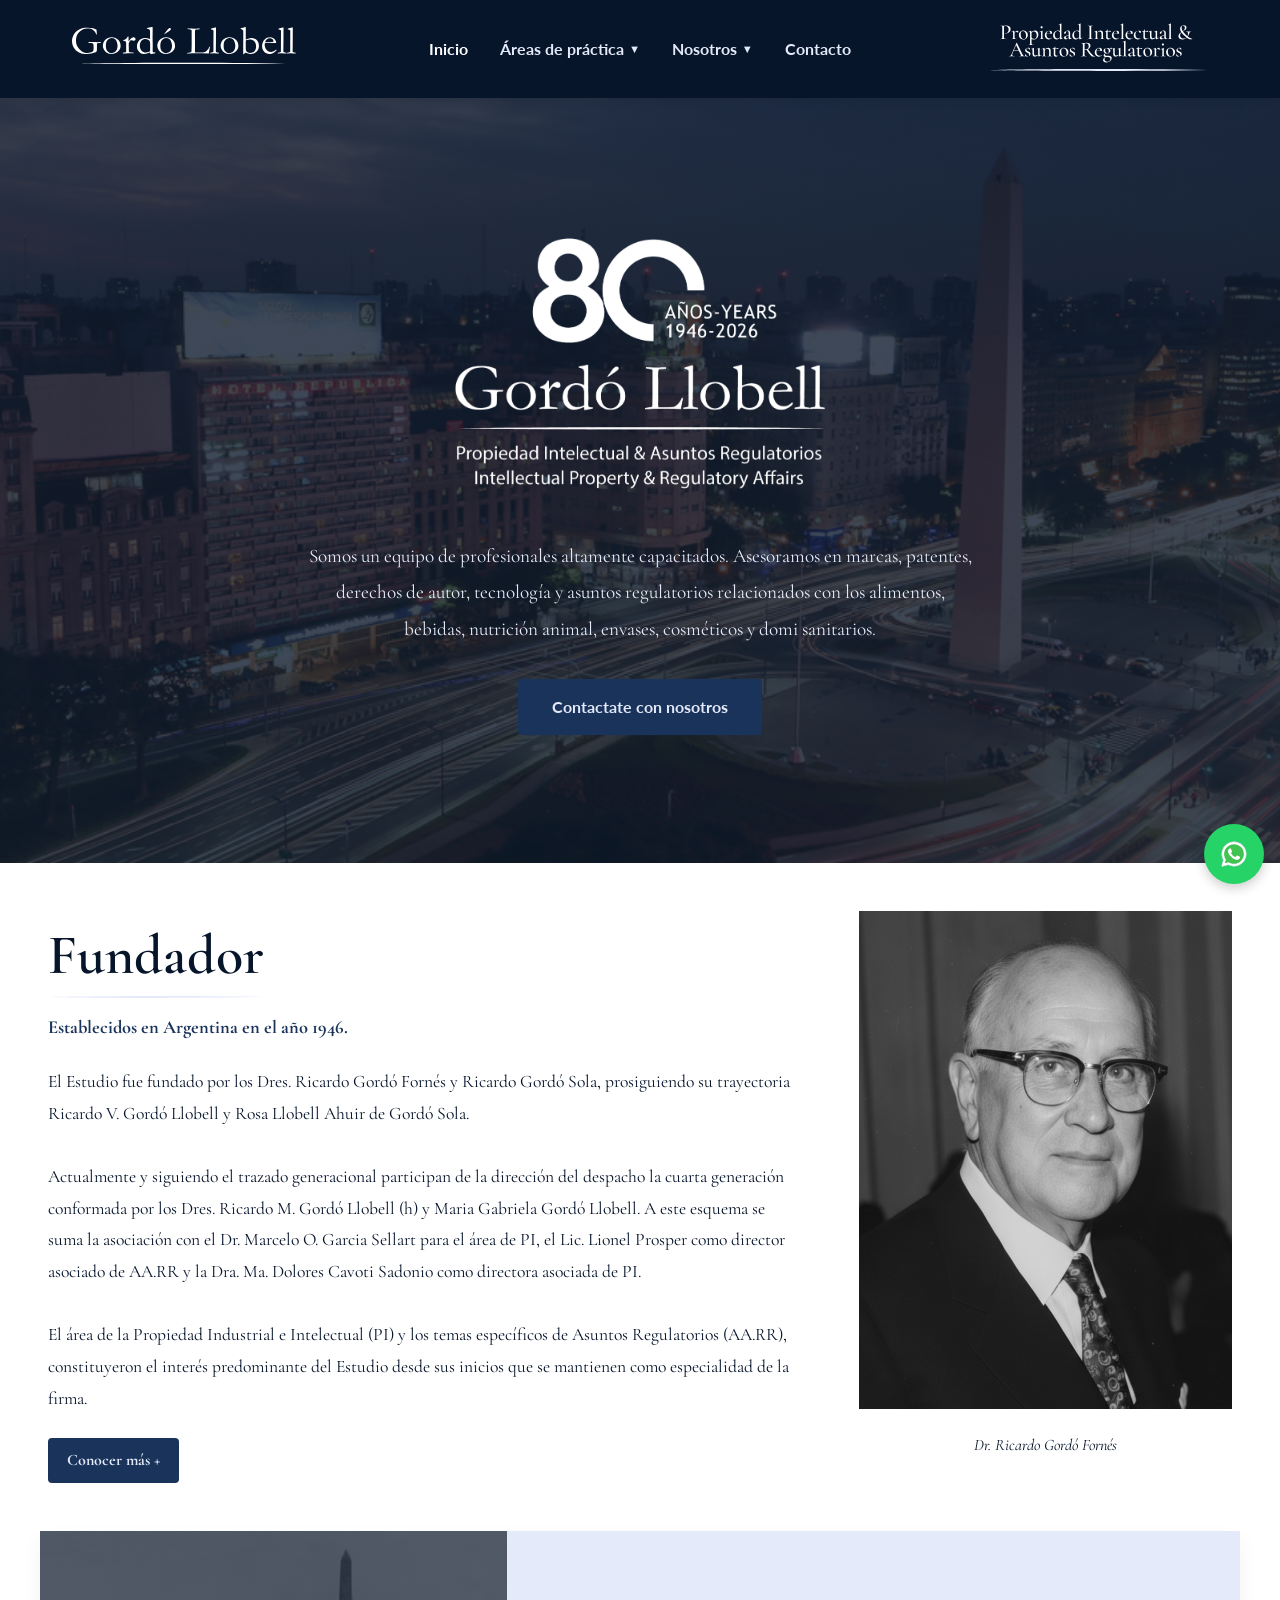
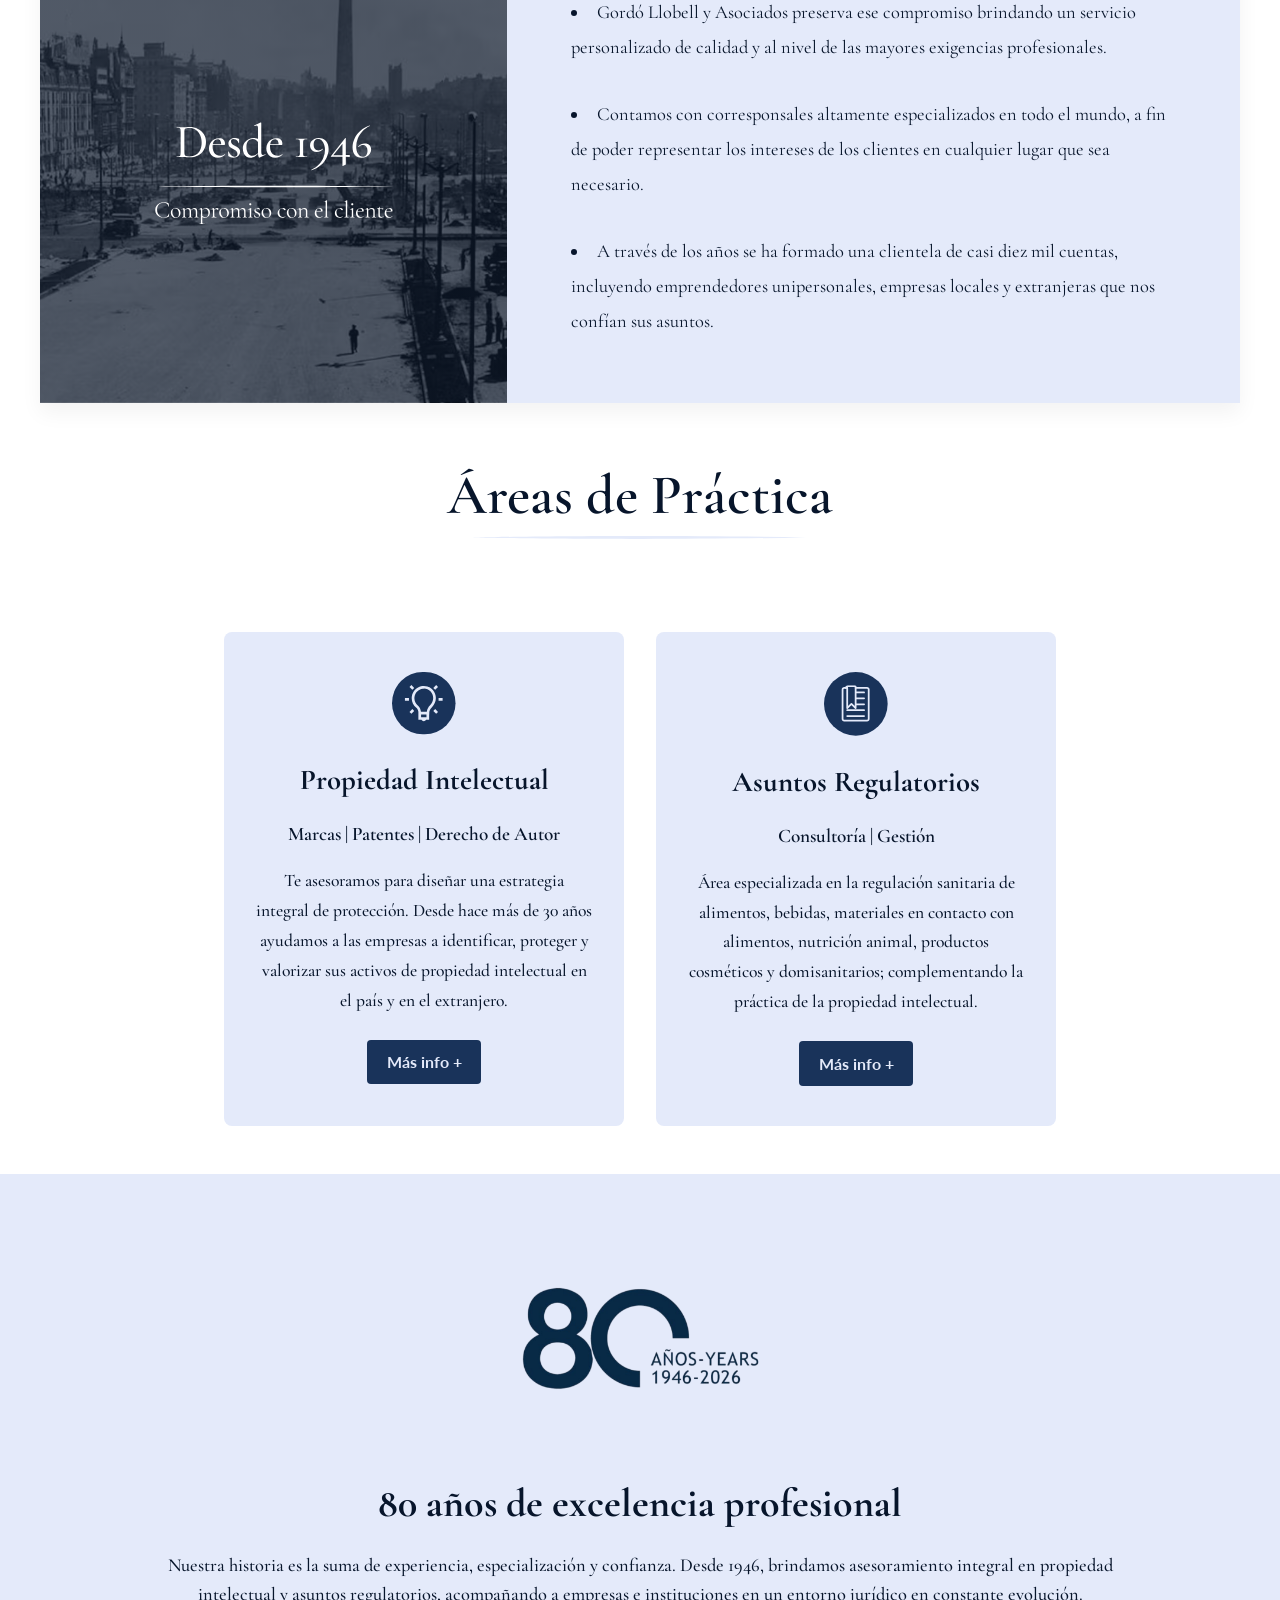
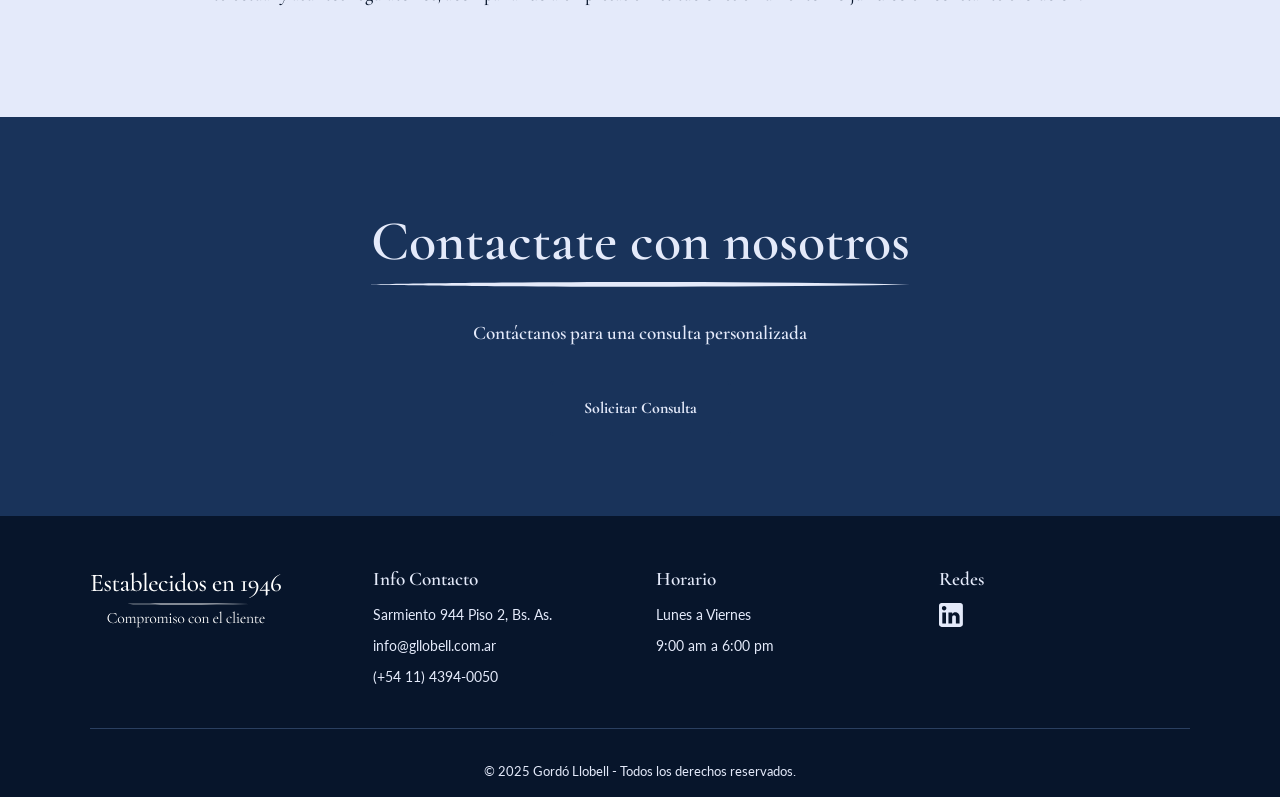
<file: index.html>
<!DOCTYPE html>
<html lang="es">
<head>
  <meta charset="UTF-8" />
  <meta name="viewport" content="width=device-width, initial-scale=1.0" />
  <title>Gordó Llobell | Propiedad Intelectual & Asuntos Regulatorios</title>
  <meta name="description" content="Estudio jurídico especializado en propiedad intelectual y asuntos regulatorios. Asesoramiento en marcas, patentes y derechos de autor desde 1946.">
  <link rel="stylesheet" href="styles.css" />
  <link rel="preconnect" href="https://fonts.googleapis.com">
  <link rel="preconnect" href="https://fonts.gstatic.com" crossorigin>
  <link href="https://fonts.googleapis.com/css2?family=Cormorant+Garamond:wght@400;500;600;700&family=Lato:wght@300;400;700&display=swap" rel="stylesheet">
  <script src="script.js"></script>
</head>
<body>

  <nav class="navbar">
    <div class="navbar-container">
      <a href="index.html" class="logo-link" aria-label="Ir al inicio">
        <img src="recursos/Logo Gll.svg" alt="Logo Gordó Llobell">
      </a>
      <button class="menu-toggle" aria-label="Abrir menú">
        <span class="hamburger"></span>
      </button>
      <div class="menu-wrapper">
        <ul class="menu">
          <li><a href="index.html">Inicio</a></li>
          <li class="dropdown">
            <a href="#" class="dropdown-toggle">Áreas de práctica <span class="arrow">▼</span></a>
            <ul class="dropdown-menu">
              <li><a href="areas-propiedad-intelectual.html">Propiedad Intelectual</a></li>
              <li><a href="areas-asuntos-regulatorios.html">Asuntos Regulatorios</a></li>
            </ul>
          </li>
          <li class="dropdown">
            <a href="#" class="dropdown-toggle">Nosotros <span class="arrow">▼</span></a>
            <ul class="dropdown-menu">
              <li><a href="nosotros-historia.html">Historia</a></li>
              <li><a href="nosotros-equipo.html">Equipo</a></li>
            </ul>
          </li>
          <li><a href="contacto.html">Contacto</a></li>
        </ul>
      </div>
      <img class="secondary-logo" src="recursos/Logo PI AARR.svg">
    </div>
  </nav>

  <header class="hero" id="inicio">
    <div class="hero-content animate-on-scroll">
      <img class="hero-logo"  src="recursos/LOGO 80 AÑOS GLL blanco.svg">
      <p>Somos un equipo de profesionales altamente capacitados. Asesoramos en marcas, patentes,<br>
         derechos de autor, tecnología y asuntos regulatorios relacionados con los alimentos,<br> 
         bebidas, nutrición animal, envases, cosméticos y domi sanitarios.
        
      </p>
      <a href="contacto.html" class="btn">Contactate con nosotros</a>
    </div>
  </header>

  <main>
    <section class="fundador animate-on-scroll" id="nosotros">
      <div class="fundador-text">
        <h2>Fundador</h2>
        <span>Establecidos en Argentina en el año 1946.</span> 
        <p>
          El Estudio fue fundado por los Dres. Ricardo Gordó Fornés y Ricardo Gordó Sola, prosiguiendo su trayectoria Ricardo V. Gordó Llobell y Rosa Llobell Ahuir de Gordó Sola.<br><br>
          Actualmente y siguiendo el trazado generacional participan de la dirección del despacho la cuarta generación conformada por los Dres. Ricardo M. Gordó Llobell (h) y Maria Gabriela Gordó Llobell.
          A este esquema se suma la asociación con el Dr. Marcelo O. Garcia Sellart para el área de PI, el Lic. Lionel Prosper como director asociado de AA.RR y la Dra. Ma. Dolores Cavoti Sadonio como directora asociada de PI.<br><br>
          El área de la Propiedad Industrial e Intelectual (PI) y los temas específicos de Asuntos Regulatorios (AA.RR), constituyeron el interés predominante del Estudio desde sus inicios que se mantienen como especialidad de la firma.
        </p>
         <a href="nosotros-historia.html" class="btn-small">Conocer más +</a>
      </div>
      <div class="fundador-img">
        <img class=" founder-image" src="recursos/Fundador img.png">
        <small>Dr. Ricardo Gordó Fornés</small>
      </div>
    </section>

    <section class="desde animate-on-scroll">
      <div class="desde-img" > 
        <img  src="recursos/Logo 1946.svg" class="desde-logo" alt="Desde 1946" >
      </div>
      <div class="desde-text">
        <ul>
          <li>Gordó Llobell y Asociados preserva ese compromiso brindando un servicio personalizado de calidad y al nivel de las mayores exigencias profesionales.</li>
          <li>Contamos con corresponsales altamente especializados en todo el mundo, a fin de poder representar los intereses de los clientes en cualquier lugar que sea necesario.</li>
          <li>A través de los años se ha formado una clientela de casi diez mil cuentas, incluyendo emprendedores unipersonales, empresas locales y extranjeras que nos confían sus asuntos.</li>
        </ul>
      </div>
    </section>

    

    <section class="areas animate-on-scroll" id="areas">
      <h2>Áreas de Práctica</h2>
      <div class="cards">
        <div class="card">
          <img src="recursos/icon PI.svg">
          <h3>Propiedad Intelectual</h3>
          <span>Marcas | Patentes | Derecho de Autor</span>
          <p>Te asesoramos para diseñar una estrategia integral de protección. Desde hace más de 30 años ayudamos a las empresas a identificar, proteger y valorizar sus activos de propiedad intelectual en el país y en el extranjero.</p>
          <a href="areas-propiedad-intelectual.html" class="btn-small">Más info +</a>
        </div>
        <div class="card">
          <img src="recursos/icon AR.svg">
          <h3>Asuntos Regulatorios</h3>
          <span>Consultoría | Gestión</span>
          <p>Área especializada en la regulación sanitaria de alimentos, bebidas, materiales en contacto con alimentos, nutrición animal, productos cosméticos y domisanitarios; complementando la práctica de la propiedad intelectual.</p>
          <a href="areas-asuntos-regulatorios.html" class="btn-small">Más info +</a>
        </div>
      </div>
    </section>

     <section class="logo-80 animate-on-scroll">
      <div class="content-logo80">
        <a>
          <img src="recursos/Logo 80 años Gll.png" alt="logo80años">
        </a>
        <h3>80 años de excelencia profesional</h3>
        <p>
          Nuestra historia es la suma de experiencia, especialización y confianza.
          Desde 1946, brindamos asesoramiento integral en propiedad intelectual y asuntos regulatorios, acompañando a empresas e instituciones en un entorno jurídico en constante evolución.
        </p>
      </div>
    </section>

    <section class="cta-section animate-on-scroll">
      <h2>Contactate con nosotros</h2>
      <p>Contáctanos para una consulta personalizada</p>
      <a href="contacto.html" class="btn">Solicitar Consulta</a>
    </section>
  </main>

  <footer>
    <div class="footer-container">
      <div class="footer-col">
        <img src="recursos/Establecidos.svg">
      </div>
      <div class="footer-col">
        <p><strong>Info Contacto</strong></p>
        <p>Sarmiento 944 Piso 2, Bs. As.</p>
        <p>info@gllobell.com.ar</p>
        <p>(+54 11) 4394-0050</p>
      </div>
      <div class="footer-col">
        <p><strong>Horario</strong></p>
        <p>Lunes a Viernes</p>
        <p>9:00 am a 6:00 pm</p>
      </div>
      <div class="footer-col">
        <p><strong>Redes</strong></p>
        <a href="https://www.linkedin.com/company/gord%C3%B3-llobel-asociados" target="_blank" rel="noopener" class="linkedin-icon" aria-label="Seguinos en Linkedin">
          <img src="recursos/linkedin-icon.svg" alt="linkedin">
        </a>
      </div>
    </div>
    <div class="footer-bottom">
      <p>© 2025 Gordó Llobell - Todos los derechos reservados.</p>
    </div>
  </footer>
  <a href="https://wa.me/5491131089060" target="_blank" rel="noopener" class="whatsapp-float" aria-label="Escribinos por WhatsApp">
    <img src="recursos/whatsapp-icon.svg" alt="WhatsApp">
  </a>
  
</body>
</html>
</file>
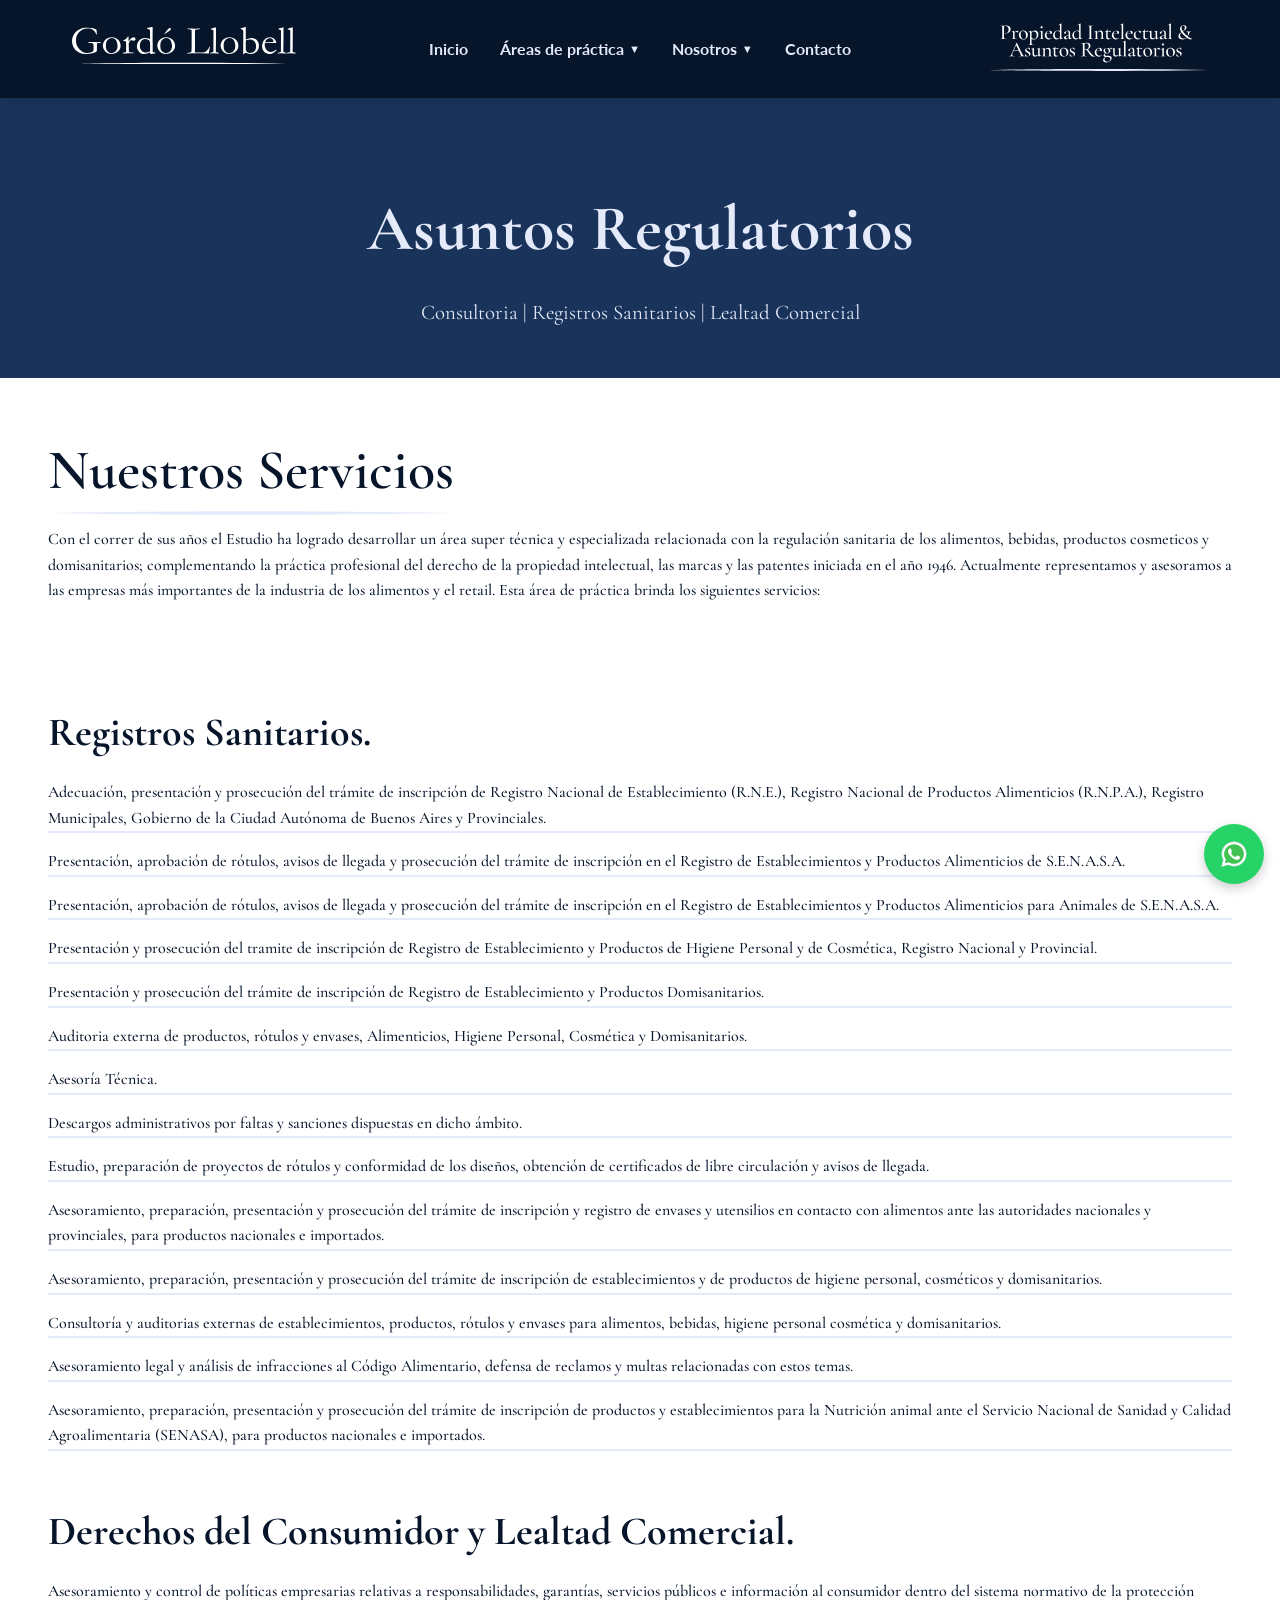
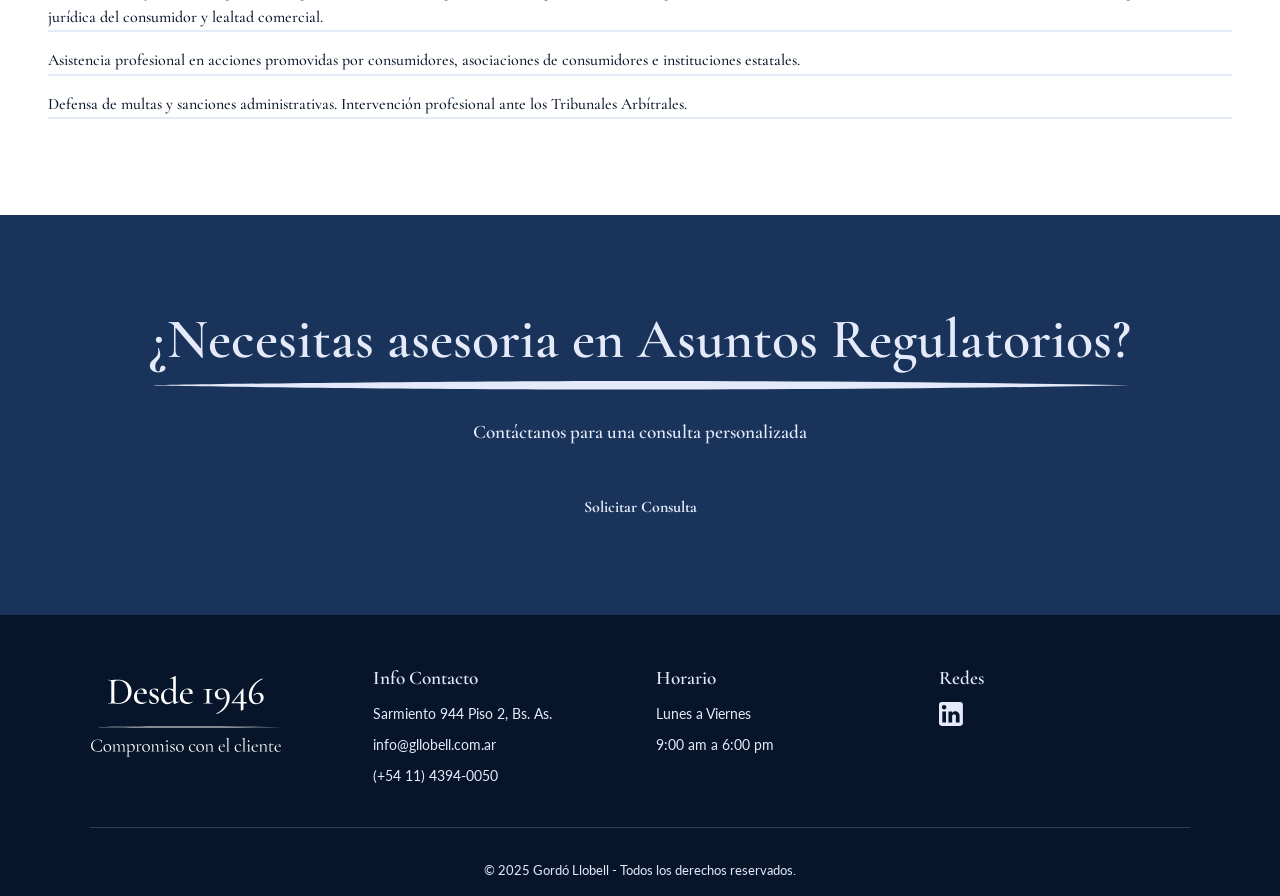
<file: areas-asuntos-regulatorios.html>
<!DOCTYPE html>
<html lang="es">
<head>
  <meta charset="UTF-8" />
  <meta name="viewport" content="width=device-width, initial-scale=1.0" />
  <title>Gordó Llobell | Propiedad Intelectual & Asuntos Regulatorios</title>
  <meta name="description" content="Estudio jurídico especializado en propiedad intelectual y asuntos regulatorios. Asesoramiento en marcas, patentes y derechos de autor desde 1946.">
  <link rel="stylesheet" href="styles.css" />
  <link rel="preconnect" href="https://fonts.googleapis.com">
  <link rel="preconnect" href="https://fonts.gstatic.com" crossorigin>
  <link href="https://fonts.googleapis.com/css2?family=Cormorant+Garamond:wght@400;500;600;700&family=Lato:wght@300;400;700&display=swap" rel="stylesheet">
  <script src="script.js"></script>
</head>
<body>

   <nav class="navbar">
    <div class="navbar-container">
      <a href="index.html" class="logo-link" aria-label="Ir al inicio">
        <img src="recursos/Logo Gll.svg" alt="Logo Gordó Llobell">
      </a>
      <button class="menu-toggle" aria-label="Abrir menú">
        <span class="hamburger"></span>
      </button>
      <div class="menu-wrapper">
        <ul class="menu">
          <li><a href="index.html">Inicio</a></li>
          <li class="dropdown">
            <a href="#" class="dropdown-toggle">Áreas de práctica <span class="arrow">▼</span></a>
            <ul class="dropdown-menu">
              <li><a href="areas-propiedad-intelectual.html">Propiedad Intelectual</a></li>
              <li><a href="areas-asuntos-regulatorios.html">Asuntos Regulatorios</a></li>
            </ul>
          </li>
          <li class="dropdown">
            <a href="#" class="dropdown-toggle">Nosotros <span class="arrow">▼</span></a>
            <ul class="dropdown-menu">
              <li><a href="nosotros-historia.html">Historia</a></li>
              <li><a href="nosotros-equipo.html">Equipo</a></li>
            </ul>
          </li>
          <li><a href="contacto.html">Contacto</a></li>
        </ul>
      </div>
      <img class="secondary-logo" src="recursos/Logo PI AARR.svg">
    </div>
  </nav>

  
  <header class="page-header animate-on-scroll">
    <div class="page-header-content">
      <h1>Asuntos Regulatorios</h1>
      <p>Consultoria | Registros Sanitarios | Lealtad Comercial</p>
    </div>
  </header>

  <main>
    <section class="content-section animate-on-scroll">
      <div class="content-wrapper">
        <div class="content-text">
          <h2>Nuestros Servicios</h2>
            <p>
               Con el correr de sus años el Estudio ha logrado desarrollar un área super técnica y especializada relacionada con la regulación sanitaria de los alimentos, 
               bebidas, productos cosmeticos y domisanitarios; complementando la práctica profesional del derecho de la propiedad intelectual, las marcas y las patentes iniciada en el año 1946. 
               Actualmente representamos y asesoramos a las empresas más importantes de la industria de los alimentos y el retail. Esta área de práctica brinda los siguientes servicios:
            </p>
        </div>
        
      </div>
    </section>

    <section class="services-section animate-on-scroll">
      <div class="services-grid">
        <div class="service-card">
          <h3>Registros Sanitarios.</h3>
            <ul>
                <li>
                    Adecuación, presentación y prosecución del trámite de inscripción de Registro Nacional de Establecimiento (R.N.E.), Registro Nacional de Productos Alimenticios (R.N.P.A.), 
                    Registro Municipales, Gobierno de la Ciudad Autónoma de Buenos Aires y Provinciales.
                </li>
                <li>
                    Presentación, aprobación de rótulos, avisos de llegada y prosecución del trámite de inscripción en el Registro de Establecimientos y Productos Alimenticios de S.E.N.A.S.A.
                </li>
                <li>
                    Presentación, aprobación de rótulos, avisos de llegada y prosecución del trámite de inscripción en el Registro de Establecimientos y Productos Alimenticios para Animales de S.E.N.A.S.A.
                </li>
                <li>
                    Presentación y prosecución del tramite de inscripción de Registro de Establecimiento y Productos de Higiene Personal y de Cosmética, Registro Nacional y Provincial.
                </li>
                <li>
                    Presentación y prosecución del trámite de inscripción de Registro de Establecimiento y Productos Domisanitarios.
                </li>
                <li>
                    Auditoria externa de productos, rótulos y envases, Alimenticios, Higiene Personal, Cosmética y Domisanitarios.
                </li>
                <li>
                    Asesoría Técnica. 
                </li>  
                <li>
                    Descargos administrativos por faltas y sanciones dispuestas en dicho ámbito. 
                </li>  
                <li>
                   Estudio, preparación de proyectos de rótulos y conformidad de los diseños,  obtención de certificados de libre circulación y avisos de llegada.
                </li>
                <li>
                    Asesoramiento, preparación, presentación y prosecución del trámite de inscripción y registro de envases y utensilios en contacto con alimentos ante las autoridades nacionales y provinciales, para productos nacionales e importados.
                </li>
                <li>
                    Asesoramiento, preparación, presentación y prosecución del trámite de inscripción de establecimientos y de productos de higiene personal, cosméticos y domisanitarios.
                </li> 
                <li>
                    Consultoría y auditorias externas de establecimientos, productos, rótulos y envases para alimentos, bebidas, higiene personal cosmética y domisanitarios.
                </li>
                <li>
                    Asesoramiento legal y análisis de infracciones al Código Alimentario, defensa de reclamos y  multas relacionadas con estos temas.
                </li>    
                <li>
                    Asesoramiento, preparación, presentación y prosecución del trámite de inscripción de productos y establecimientos para la Nutrición animal ante el Servicio Nacional de Sanidad y 
                    Calidad Agroalimentaria (SENASA), para productos nacionales e importados.
                </li> 
            </ul>
        </div>
        <div class="service-card">
          <h3>Derechos del Consumidor y Lealtad Comercial.</h3>
            <ul>
                <li>
                    Asesoramiento y control de políticas empresarias relativas a responsabilidades, garantías, servicios públicos e información al consumidor dentro del sistema normativo de la protección jurídica del consumidor y lealtad comercial.
                </li>
                <li>
                    Asistencia profesional en acciones promovidas por consumidores, asociaciones de consumidores e instituciones estatales.
                </li>
                <li>
                    Defensa de multas y sanciones administrativas. Intervención profesional ante los Tribunales Arbítrales.
                </li>
            </ul>
        </div>
      </div>
    </section>

    <section class="cta-section animate-on-scroll">
      <h2>¿Necesitas asesoria en Asuntos Regulatorios?</h2>
      <p>Contáctanos para una consulta personalizada</p>
      <a href="contacto.html" class="btn">Solicitar Consulta</a>
    </section>
  </main>
  
  <footer>
    <div class="footer-container">
      <div class="footer-col">
        <img src="recursos/Logo 1946.svg">
      </div>
      <div class="footer-col">
        <p><strong>Info Contacto</strong></p>
        <p>Sarmiento 944 Piso 2, Bs. As.</p>
        <p>info@gllobell.com.ar</p>
        <p>(+54 11) 4394-0050</p>
      </div>
      <div class="footer-col">
        <p><strong>Horario</strong></p>
        <p>Lunes a Viernes</p>
        <p>9:00 am a 6:00 pm</p>
      </div>
      <div class="footer-col">
        <p><strong>Redes</strong></p>
        <a href="https://www.linkedin.com/company/gord%C3%B3-llobel-asociados" target="_blank" rel="noopener" class="linkedin-icon" aria-label="Seguinos en Linkedin">
          <img src="recursos/linkedin-icon.svg" alt="linkedin">
        </a>
      </div>
    </div>
    <div class="footer-bottom">
      <p>© 2025 Gordó Llobell - Todos los derechos reservados.</p>
    </div>
  </footer>

  <a href="https://wa.me/5491131089060" target="_blank" rel="noopener" class="whatsapp-float" aria-label="Escribinos por WhatsApp">
    <img src="recursos/whatsapp-icon.svg" alt="WhatsApp">
  </a>

</body>
</html>
</file>
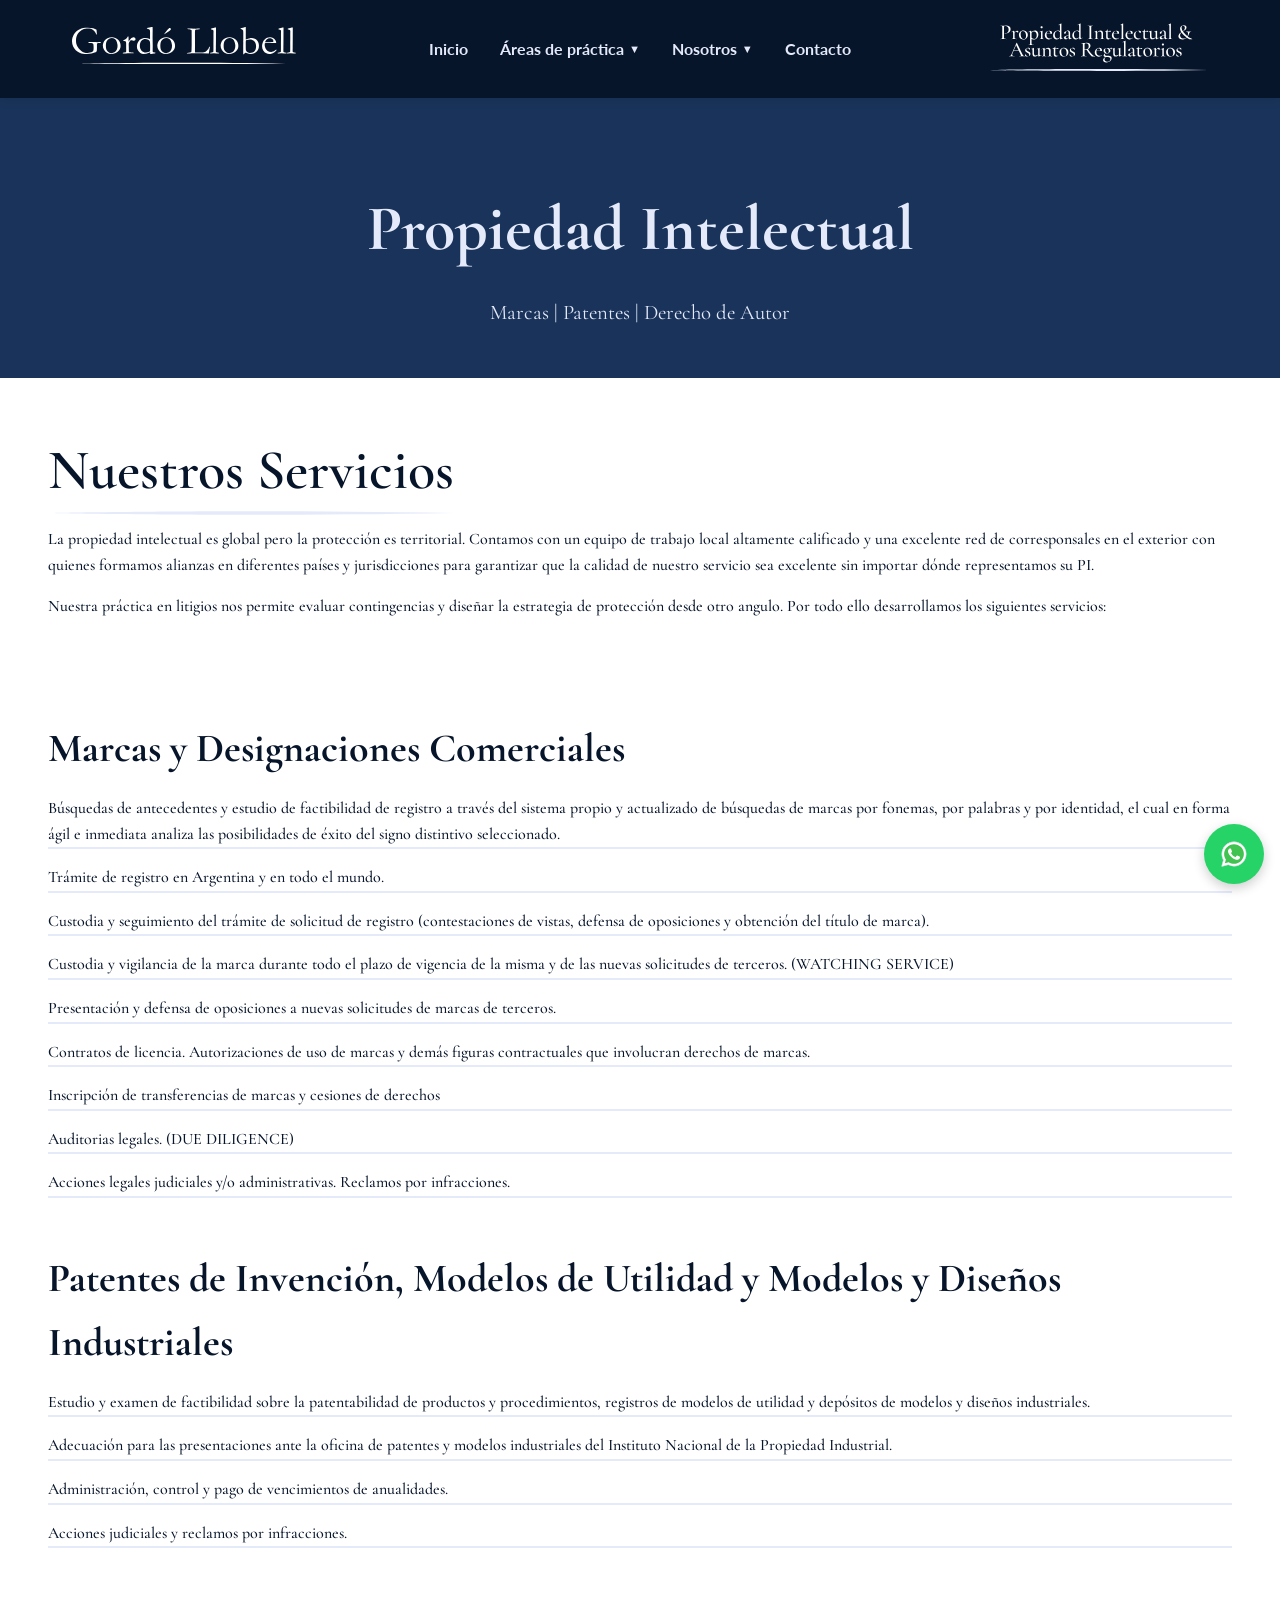
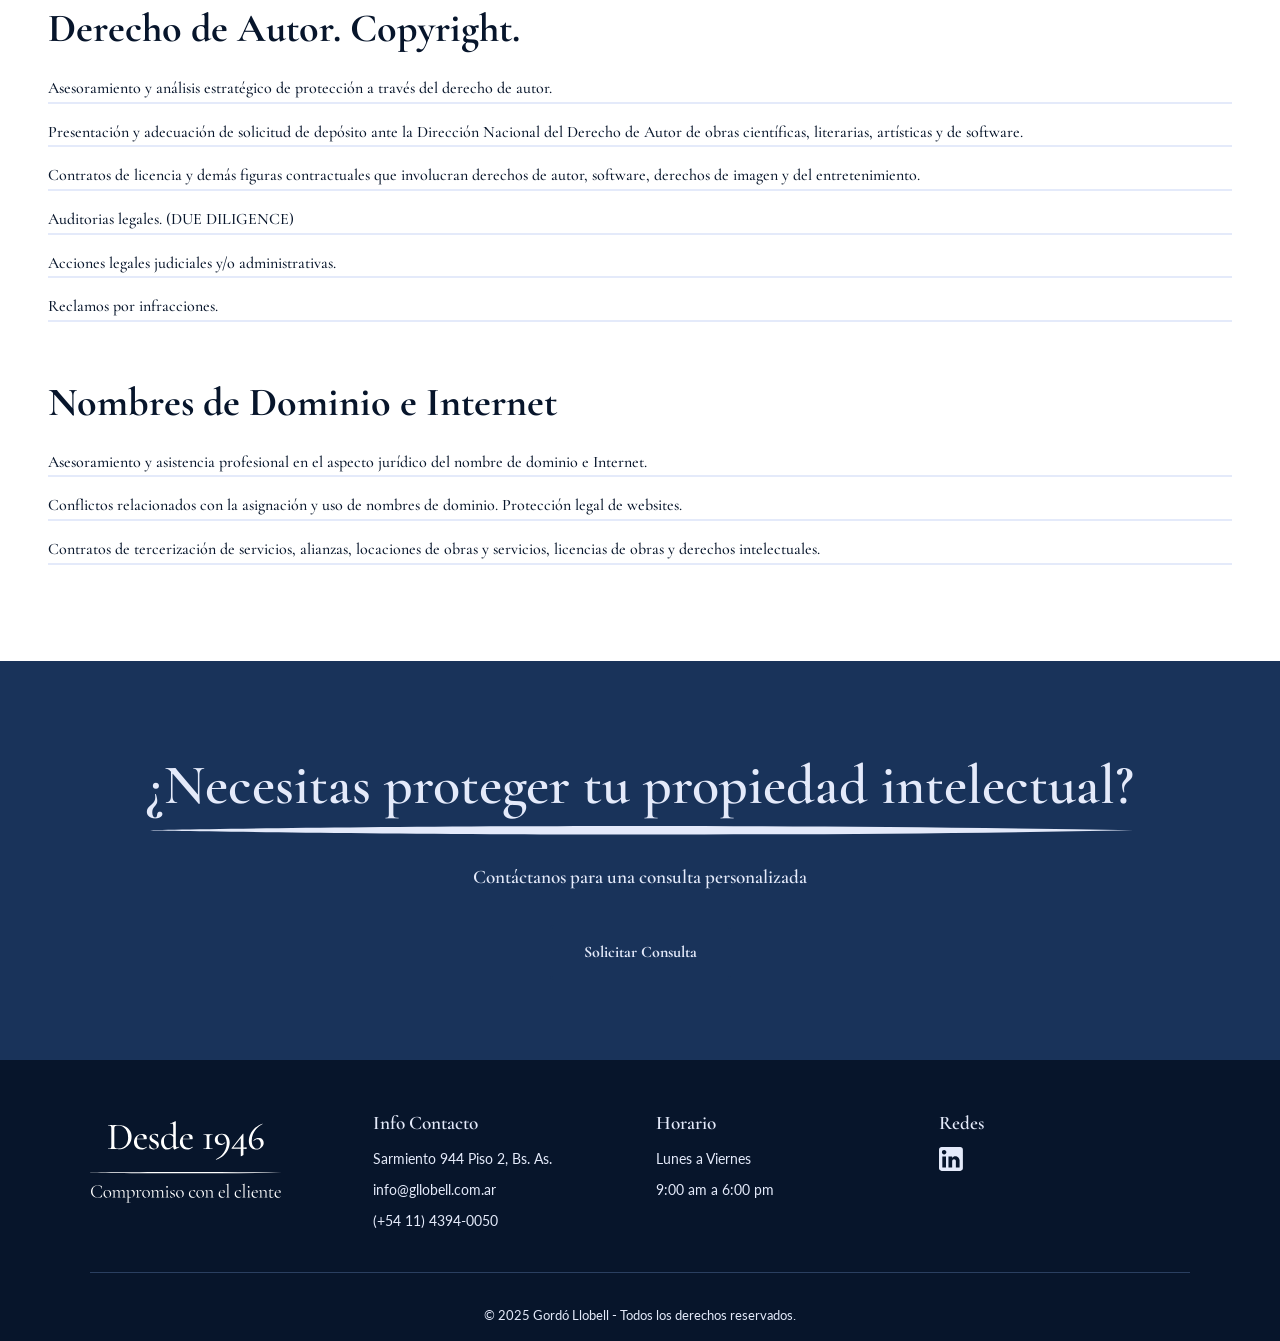
<file: areas-propiedad-intelectual.html>
<!DOCTYPE html>
<html lang="es">
<head>
  <meta charset="UTF-8" />
  <meta name="viewport" content="width=device-width, initial-scale=1.0" />
  <title>Gordó Llobell | Propiedad Intelectual & Asuntos Regulatorios</title>
  <meta name="description" content="Estudio jurídico especializado en propiedad intelectual y asuntos regulatorios. Asesoramiento en marcas, patentes y derechos de autor desde 1946.">
  <link rel="stylesheet" href="styles.css" />
  <link rel="preconnect" href="https://fonts.googleapis.com">
  <link rel="preconnect" href="https://fonts.gstatic.com" crossorigin>
  <link href="https://fonts.googleapis.com/css2?family=Cormorant+Garamond:wght@400;500;600;700&family=Lato:wght@300;400;700&display=swap" rel="stylesheet">
  <script src="script.js"></script>
</head>
<body>

    <nav class="navbar">
    <div class="navbar-container">
      <a href="index.html" class="logo-link" aria-label="Ir al inicio">
        <img src="recursos/Logo Gll.svg" alt="Logo Gordó Llobell">
      </a>
      <button class="menu-toggle" aria-label="Abrir menú">
        <span class="hamburger"></span>
      </button>
      <div class="menu-wrapper">
        <ul class="menu">
          <li><a href="index.html">Inicio</a></li>
          <li class="dropdown">
            <a href="#" class="dropdown-toggle">Áreas de práctica <span class="arrow">▼</span></a>
            <ul class="dropdown-menu">
              <li><a href="areas-propiedad-intelectual.html">Propiedad Intelectual</a></li>
              <li><a href="areas-asuntos-regulatorios.html">Asuntos Regulatorios</a></li>
            </ul>
          </li>
          <li class="dropdown">
            <a href="#" class="dropdown-toggle">Nosotros <span class="arrow">▼</span></a>
            <ul class="dropdown-menu">
              <li><a href="nosotros-historia.html">Historia</a></li>
              <li><a href="nosotros-equipo.html">Equipo</a></li>
            </ul>
          </li>
          <li><a href="contacto.html">Contacto</a></li>
        </ul>
      </div>
      <img class="secondary-logo" src="recursos/Logo PI AARR.svg">
    </div>
  </nav>

  <header class="page-header animate-on-scroll">
    <div class="page-header-content">
      <h1>Propiedad Intelectual</h1>
      <p>Marcas | Patentes | Derecho de Autor</p>
    </div>
  </header>

  <main>
    <section class="content-section animate-on-scroll">
      <div class="content-wrapper">
        <div class="content-text">
          <h2>Nuestros Servicios</h2>
          <p>
            La propiedad intelectual es global pero la protección es territorial. Contamos con un equipo de trabajo local altamente calificado y una excelente red de corresponsales en el exterior con quienes 
            formamos alianzas en diferentes países y jurisdicciones para garantizar que la calidad de nuestro servicio sea excelente sin importar dónde representamos su PI.
          </p>
          <p class="segundo-parrafo">
            Nuestra práctica en litigios nos permite evaluar contingencias y diseñar la estrategia de protección desde otro angulo. Por todo ello desarrollamos los siguientes servicios:
          </p>
        </div>
      </div>
    </section>

    <section class="services-section animate-on-scroll">
      <div class="services-grid">
        <div class="service-card">
          <h3>Marcas y Designaciones Comerciales</h3>
            <ul>
                <li>
                    Búsquedas de antecedentes y estudio de factibilidad de registro a través del sistema propio y actualizado de búsquedas de marcas por fonemas, 
                    por palabras y por identidad, el cual en forma ágil e inmediata analiza las posibilidades de éxito del signo distintivo seleccionado.
                </li>
                <li>
                    Trámite de registro en Argentina y en todo el mundo. 
                </li>
                <li>
                    Custodia y seguimiento del trámite de solicitud de registro (contestaciones de vistas, defensa de oposiciones y obtención del título de marca).
                </li>
                <li>
                    Custodia y vigilancia de la marca durante todo el plazo de vigencia de la misma y de las nuevas solicitudes de terceros. (WATCHING SERVICE)
                </li>
                <li>
                    Presentación y defensa de oposiciones a nuevas solicitudes de marcas de terceros.
                </li>
                <li>
                    Contratos de licencia. Autorizaciones de uso de marcas y demás figuras contractuales que involucran derechos de marcas.
                </li>
                <li>
                    Inscripción de transferencias de marcas y cesiones de derechos 
                </li>  
                <li>
                    Auditorias legales. (DUE DILIGENCE) 
                </li>  
                <li>
                    Acciones legales judiciales y/o administrativas. Reclamos por infracciones.
                </li>  
            </ul>
        </div>
        <div class="service-card">
          <h3>Patentes de Invención, Modelos de Utilidad y Modelos y Diseños Industriales</h3>
            <ul>
                <li>
                    Estudio y examen de factibilidad sobre la patentabilidad de productos y procedimientos, registros de modelos de utilidad y depósitos de modelos y diseños industriales.
                </li>
                <li>
                    Adecuación para las presentaciones ante la oficina de patentes y modelos industriales del Instituto Nacional de la Propiedad Industrial.
                </li>
                <li>
                    Administración, control y pago de vencimientos de anualidades.
                </li>
                <li>
                    Acciones judiciales y reclamos por infracciones.
                </li>
            </ul>
        </div>
        <div class="service-card">
          <h3>Derecho de Autor. Copyright.</h3>
            <ul>
                <li>
                    Asesoramiento y  análisis estratégico de protección a través del derecho de autor.
                </li>
                <li>
                    Presentación y adecuación de solicitud de depósito ante la Dirección Nacional del Derecho de Autor de obras científicas, literarias, artísticas y de software.
                </li>
                <li>
                    Contratos de licencia y demás figuras contractuales que involucran derechos de autor, software, derechos de imagen y del entretenimiento.
                </li>
                <li>
                    Auditorias legales. (DUE DILIGENCE)
                </li>
                <li>
                    Acciones legales judiciales y/o administrativas. 
                </li>
                <li>
                    Reclamos por infracciones. 
                </li>
            </ul>
        </div>
        <div class="service-card">
          <h3>Nombres de Dominio e Internet</h3>
            <ul>
                <li>
                    Asesoramiento y asistencia profesional en el aspecto jurídico del nombre de dominio e Internet.
                </li>
                <li>
                    Conflictos relacionados con la asignación y uso de nombres de dominio. Protección legal de websites.
                </li>
                <li>
                    Contratos de tercerización de servicios, alianzas, locaciones de obras y servicios, licencias de obras y derechos intelectuales.
                </li>
            </ul>
        </div>
      </div>
    </section>

    <section class="cta-section animate-on-scroll">
      <h2>¿Necesitas proteger tu propiedad intelectual?</h2>
      <p>Contáctanos para una consulta personalizada</p>
      <a href="contacto.html" class="btn">Solicitar Consulta</a>
    </section>
  </main>

  <footer>
    <div class="footer-container">
      <div class="footer-col">
        <img src="recursos/Logo 1946.svg">
      </div>
      <div class="footer-col">
        <p><strong>Info Contacto</strong></p>
        <p>Sarmiento 944 Piso 2, Bs. As.</p>
        <p>info@gllobell.com.ar</p>
        <p>(+54 11) 4394-0050</p>
      </div>
      <div class="footer-col">
        <p><strong>Horario</strong></p>
        <p>Lunes a Viernes</p>
        <p>9:00 am a 6:00 pm</p>
      </div>
      <div class="footer-col">
        <p><strong>Redes</strong></p>
        <a href="https://www.linkedin.com/company/gord%C3%B3-llobel-asociados" target="_blank" rel="noopener" class="linkedin-icon" aria-label="Seguinos en Linkedin">
          <img src="recursos/linkedin-icon.svg" alt="linkedin">
        </a>
      </div>
    </div>
    <div class="footer-bottom">
      <p>© 2025 Gordó Llobell - Todos los derechos reservados.</p>
    </div>
  </footer>

  <a href="https://wa.me/5491131089060" target="_blank" rel="noopener" class="whatsapp-float" aria-label="Escribinos por WhatsApp">
    <img src="recursos/whatsapp-icon.svg" alt="WhatsApp">
  </a>
  
</body>
</html>
</file>
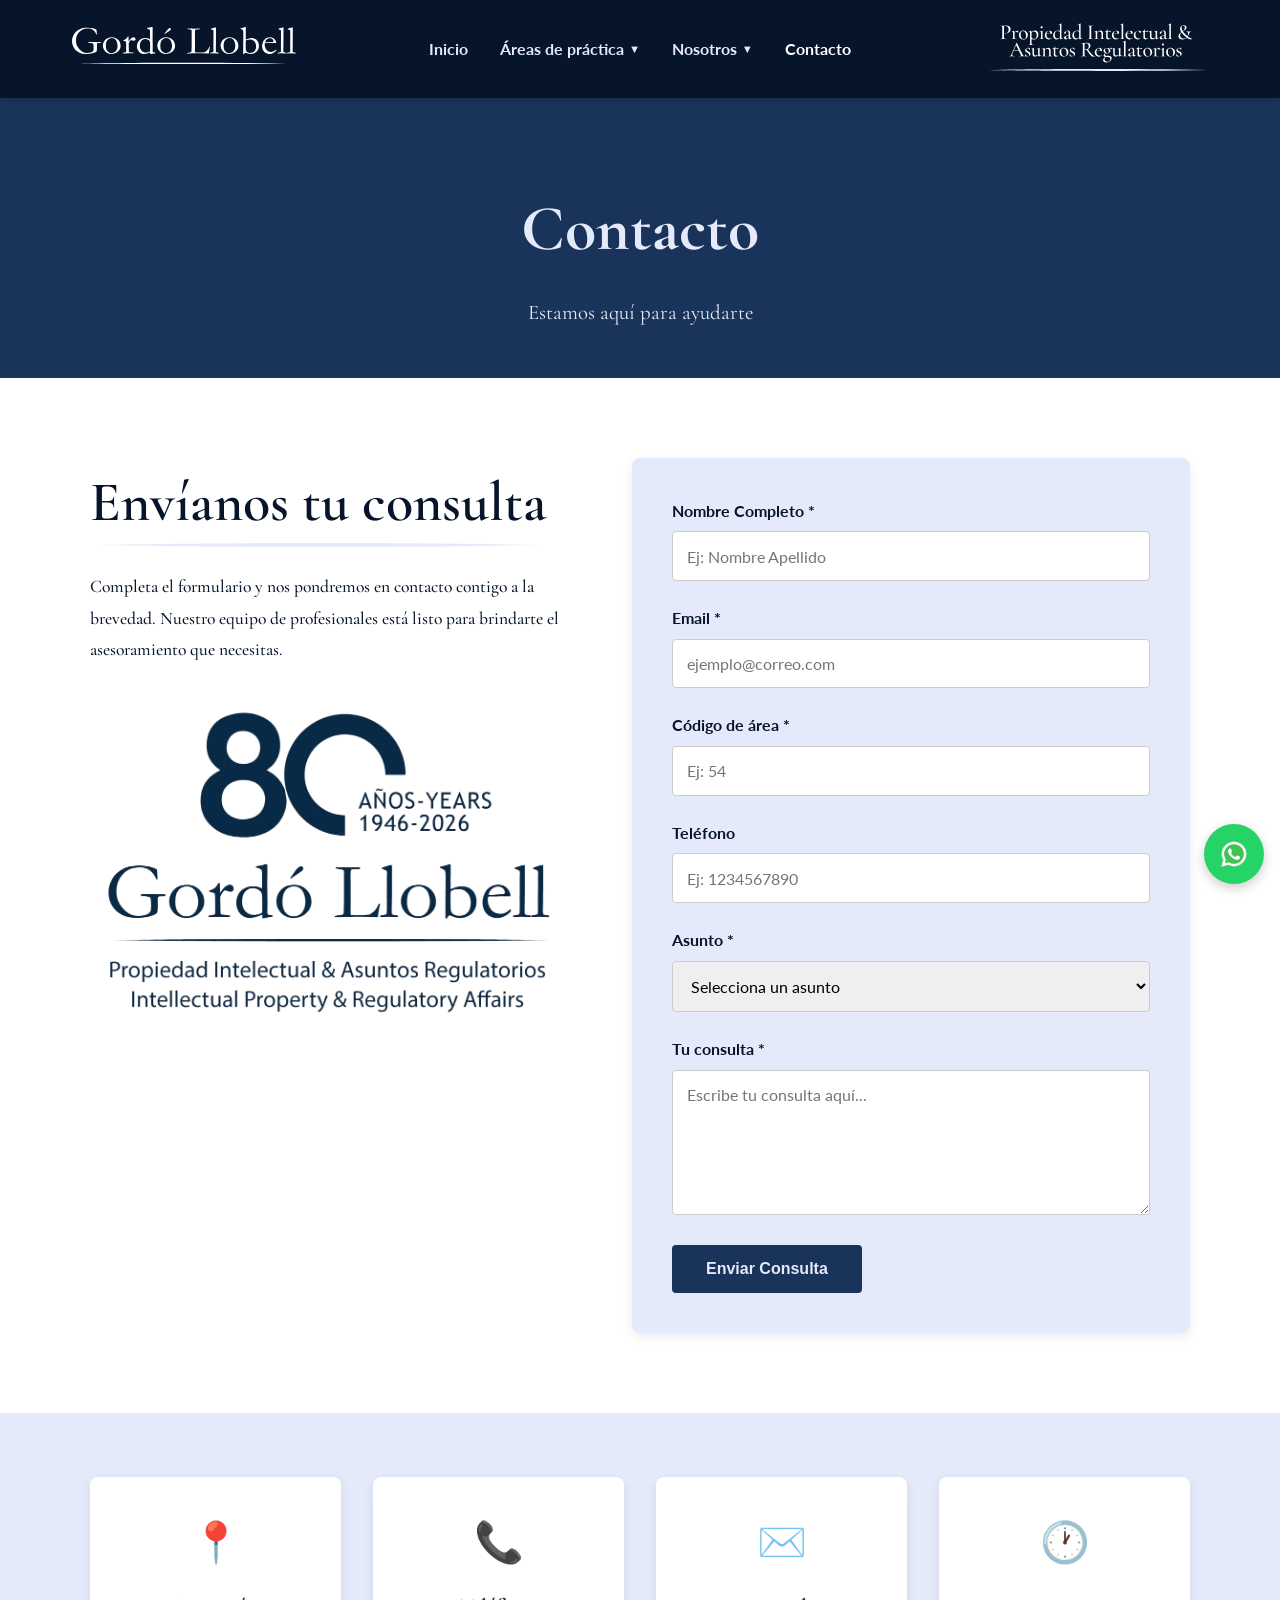
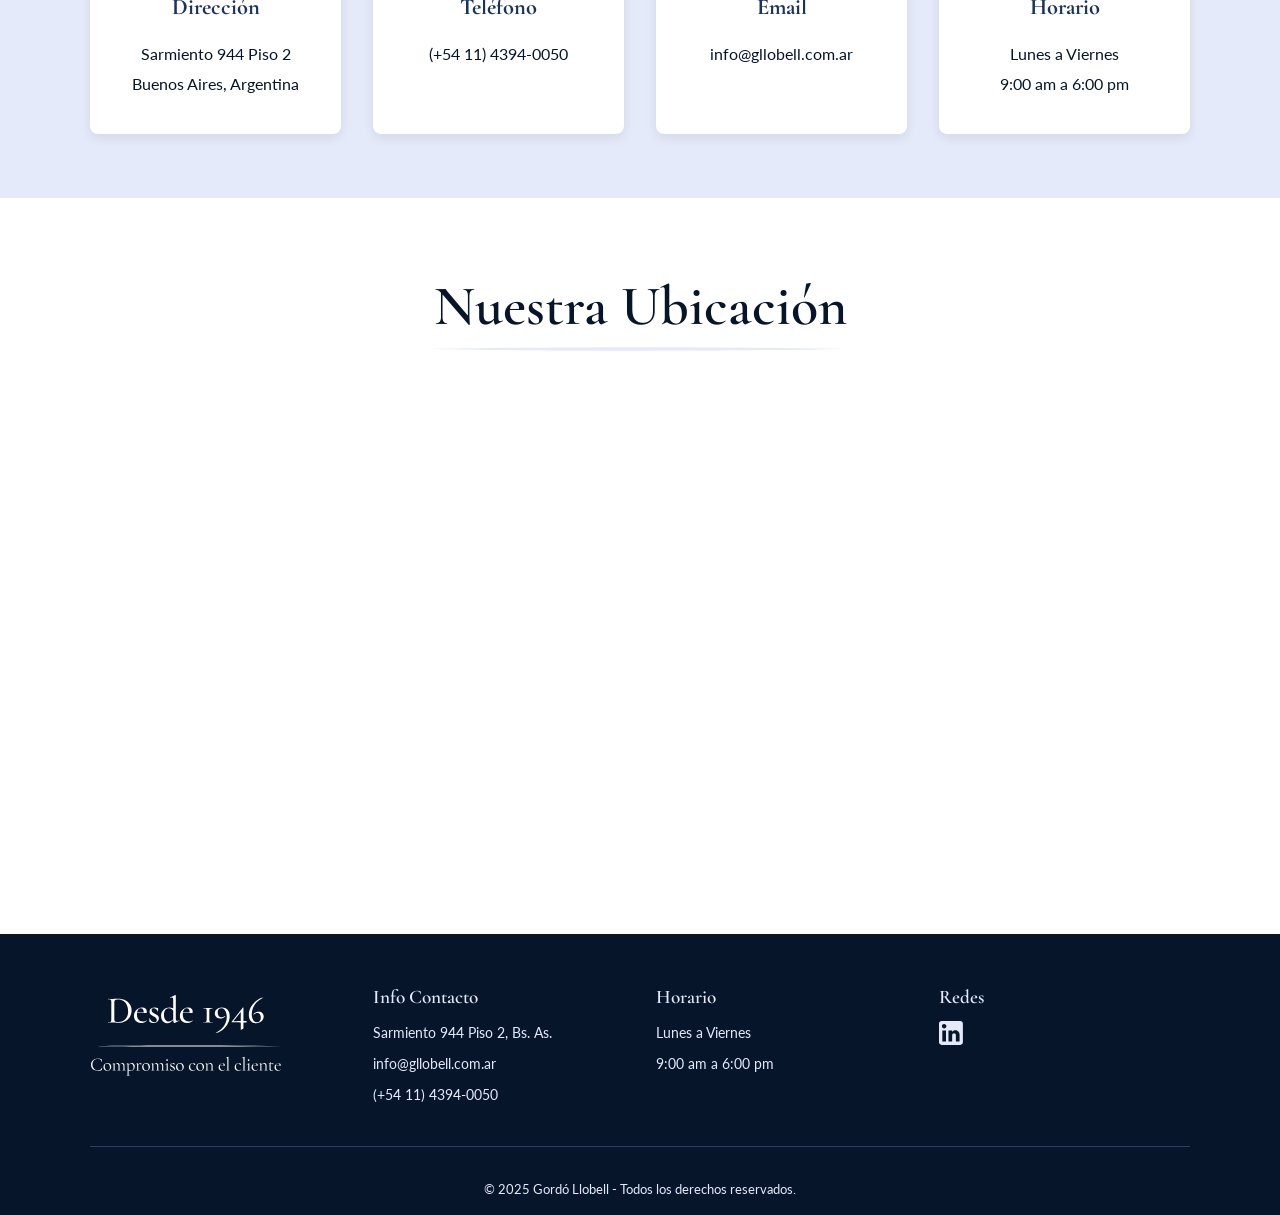
<file: contacto.html>
<!DOCTYPE html>
<html lang="es">
<head>
  <meta charset="UTF-8" />
  <meta name="viewport" content="width=device-width, initial-scale=1.0" />
  <title>Gordó Llobell | Propiedad Intelectual & Asuntos Regulatorios</title>
  <meta name="description" content="Estudio jurídico especializado en propiedad intelectual y asuntos regulatorios. Asesoramiento en marcas, patentes y derechos de autor desde 1946.">
  <link rel="stylesheet" href="styles.css" />
  <link rel="preconnect" href="https://fonts.googleapis.com">
  <link rel="preconnect" href="https://fonts.gstatic.com" crossorigin>
  <link href="https://fonts.googleapis.com/css2?family=Cormorant+Garamond:wght@400;500;600;700&family=Lato:wght@300;400;700&display=swap" rel="stylesheet">
  <script src="script.js"></script>
</head>
<body>

   <nav class="navbar">
    <div class="navbar-container">
      <a href="index.html" class="logo-link" aria-label="Ir al inicio">
        <img src="recursos/Logo Gll.svg" alt="Logo Gordó Llobell">
      </a>
      <button class="menu-toggle" aria-label="Abrir menú">
        <span class="hamburger"></span>
      </button>
      <div class="menu-wrapper">
        <ul class="menu">
          <li><a href="index.html">Inicio</a></li>
          <li class="dropdown">
            <a href="#" class="dropdown-toggle">Áreas de práctica <span class="arrow">▼</span></a>
            <ul class="dropdown-menu">
              <li><a href="areas-propiedad-intelectual.html">Propiedad Intelectual</a></li>
              <li><a href="areas-asuntos-regulatorios.html">Asuntos Regulatorios</a></li>
            </ul>
          </li>
          <li class="dropdown">
            <a href="#" class="dropdown-toggle">Nosotros <span class="arrow">▼</span></a>
            <ul class="dropdown-menu">
              <li><a href="nosotros-historia.html">Historia</a></li>
              <li><a href="nosotros-equipo.html">Equipo</a></li>
            </ul>
          </li>
          <li><a href="contacto.html">Contacto</a></li>
        </ul>
      </div>
      <img class="secondary-logo" src="recursos/Logo PI AARR.svg">
    </div>
  </nav>

  
  <header class="page-header animate-on-scroll">
    <div class="page-header-content">
      <h1>Contacto</h1>
      <p>Estamos aquí para ayudarte</p>
    </div>
  </header>

  <main>
    <section class="contact-form-section animate-on-scroll">
      <div class="contact-form-wrapper">
        <div class="contact-form-text">
          <h2>Envíanos tu consulta</h2>
          <p>
            Completa el formulario y nos pondremos en contacto contigo a la brevedad. Nuestro equipo de profesionales está listo para brindarte el asesoramiento que necesitas.
          </p>
          <div >
            <img src="recursos/LOGO 80 AÑOS GLL FULL AZUL.png" class=" contact-image" >
          </div>
        </div>
        <div class="contact-form-container">
          <form action="https://api.web3forms.com/submit" method="POST" id="contactForm">
            <input type="hidden" name="access_key" value="11f8e410-4392-466f-8ac8-e15577399d85">
            <input type="hidden" name="redirect" value="https://www.gllobell.com.ar/gracias.html">
            <div class="form-group">
              <label for="nombre">Nombre Completo *</label>
              <input type="text" id="nombre" name="nombre" placeholder="Ej: Nombre Apellido" required />
              <small class="error-message" id="error-nombre"></small>
            </div>

            <div class="form-group">
              <label for="email">Email *</label>
              <input type="email" id="email" name="email" placeholder="ejemplo@correo.com" required />
              <small class="error-message" id="error-email"></small>
            </div>

            <div class="form-group">
              <label for="codigoArea">Código de área *</label>
              <input type="tel" id="codigoArea" name="codigoArea" placeholder="Ej: 54" maxlength="4" required />
              <small class="error-message" id="error-codigoArea"></small>
            </div>

            <div class="form-group">
              <label for="telefono">Teléfono</label>
              <input type="tel" id="telefono" name="telefono" placeholder="Ej: 1234567890" maxlength="10" required />
              <small class="error-message" id="error-telefono"></small>
            </div>

            <div class="form-group">
              <label for="asunto">Asunto *</label>
              <select id="asunto" name="asunto" required>
                <option value="">Selecciona un asunto</option>
                <option value="propiedad-intelectual">Propiedad Intelectual</option>
                <option value="asuntos-regulatorios">Asuntos Regulatorios</option>
                <option value="consulta-general">Consulta General</option>
                <option value="otro">Otro</option>
              </select>
              <small class="error-message" id="error-asunto"></small>
            </div>

            <div class="form-group">
              <label for="mensaje">Tu consulta *</label>
              <textarea id="mensaje" name="mensaje" rows="6" placeholder="Escribe tu consulta aquí..." required></textarea>
              <small class="error-message" id="error-mensaje"></small>
            </div>

            <button type="submit" class="btn">Enviar Consulta</button>
          </form>
        </div>
      </div>
    </section>
    
    <section class="contact-info-section animate-on-scroll">
      <div class="contact-info-grid">
        <div class="contact-info-card">
          <div class="contact-icon">📍</div>
          <h3>Dirección</h3>
          <p>Sarmiento 944 Piso 2</p>
          <p>Buenos Aires, Argentina</p>
        </div>
        <div class="contact-info-card">
          <div class="contact-icon">📞</div>
          <h3>Teléfono</h3>
          <p>(+54 11) 4394-0050</p>
        </div>
        <div class="contact-info-card">
          <div class="contact-icon">✉️</div>
          <h3>Email</h3>
          <p>info@gllobell.com.ar</p>
        </div>
        <div class="contact-info-card">
          <div class="contact-icon">🕐</div>
          <h3>Horario</h3>
          <p>Lunes a Viernes</p>
          <p>9:00 am a 6:00 pm</p>
        </div>
      </div>
    </section>

    <section class="map-section animate-on-scroll">
      <h2>Nuestra Ubicación</h2>
    <div class=" map-placeholder">
        <iframe src="https://www.google.com/maps/embed?pb=!1m18!1m12!1m3!1d3283.9669252217864!2d-58.382598924098176!3d-34.604997857566154!2m3!1f0!2f0!3f0!3m2!1i1024!2i768!4f13.1!3m3!1m2!1s0x95bccace5213a9d9%3A0x1ac5eed600d20198!2sSarmiento%20944%2C%20C1035%20Cdad.%20Aut%C3%B3noma%20de%20Buenos%20Aires!5e0!3m2!1ses!2sar!4v1763565559065!5m2!1ses!2sar" allowfullscreen="" loading="lazy" referrerpolicy="no-referrer-when-downgrade">
        </iframe>
    </div>
    </section>
  </main>

  <footer>
    <div class="footer-container">
      <div class="footer-col">
        <img src="recursos/Logo 1946.svg">
      </div>
      <div class="footer-col">
        <p><strong>Info Contacto</strong></p>
        <p>Sarmiento 944 Piso 2, Bs. As.</p>
        <p>info@gllobell.com.ar</p>
        <p>(+54 11) 4394-0050</p>
      </div>
      <div class="footer-col">
        <p><strong>Horario</strong></p>
        <p>Lunes a Viernes</p>
        <p>9:00 am a 6:00 pm</p>
      </div>
      <div class="footer-col">
        <p><strong>Redes</strong></p>
        <a href="https://www.linkedin.com/company/gord%C3%B3-llobel-asociados" target="_blank" rel="noopener" class="linkedin-icon" aria-label="Seguinos en Linkedin">
          <img src="recursos/linkedin-icon.svg" alt="linkedin">
        </a>
      </div>
    </div>
    <div class="footer-bottom">
      <p>© 2025 Gordó Llobell - Todos los derechos reservados.</p>
    </div>
  </footer>

  <a href="https://wa.me/5491131089060" target="_blank" rel="noopener" class="whatsapp-float" aria-label="Escribinos por WhatsApp">
    <img src="recursos/whatsapp-icon.svg" alt="WhatsApp">
  </a>
</body>
</html>
</file>
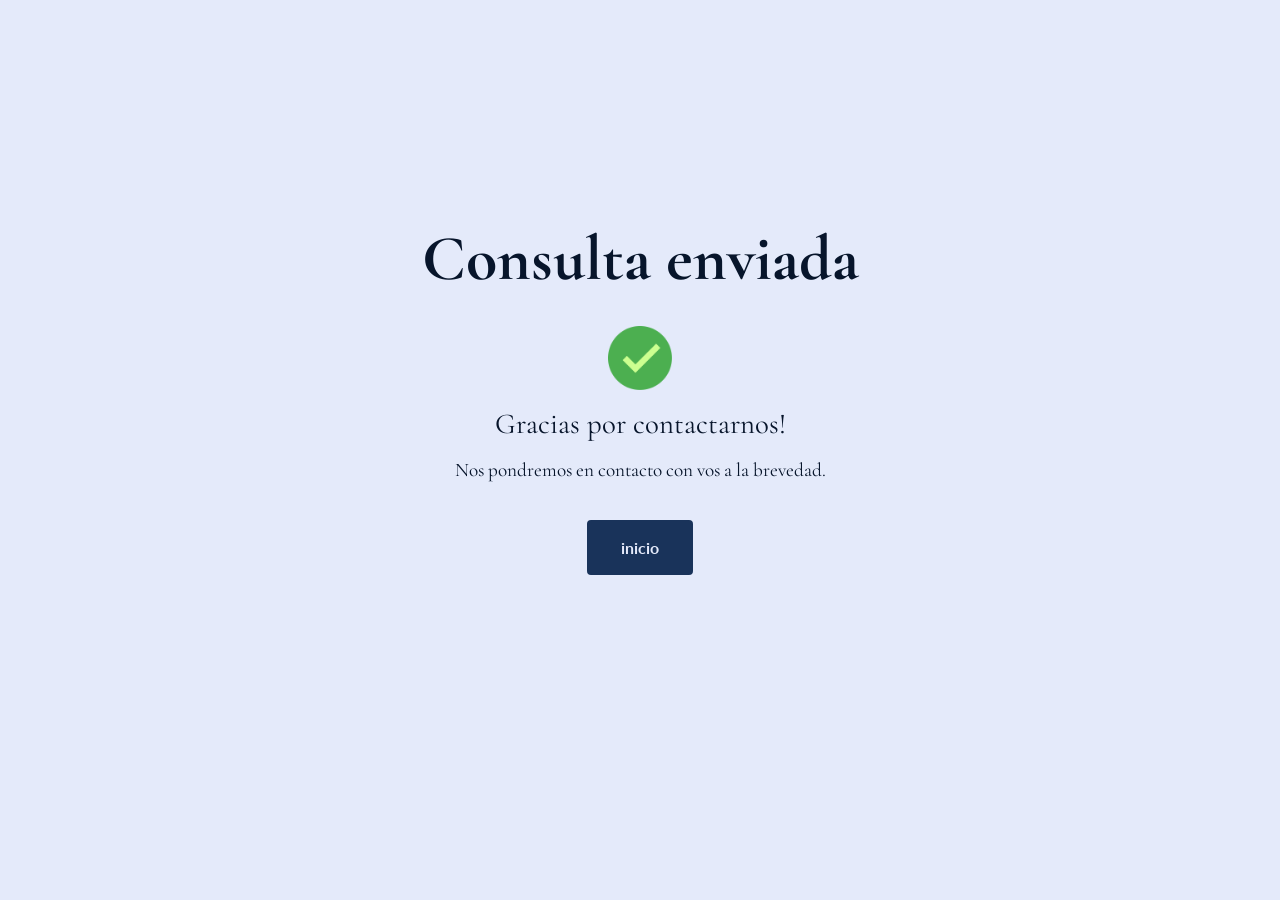
<file: gracias.html>
<!DOCTYPE html>
<html lang="es">
<head>
   <meta charset="UTF-8" />
  <meta name="viewport" content="width=device-width, initial-scale=1.0" />
  <title>Gordó Llobell | Propiedad Intelectual & Asuntos Regulatorios</title>
  <meta name="description" content="Estudio jurídico especializado en propiedad intelectual y asuntos regulatorios. Asesoramiento en marcas, patentes y derechos de autor desde 1946.">
  <link rel="stylesheet" href="styles.css" />
  <link rel="preconnect" href="https://fonts.googleapis.com">
  <link rel="preconnect" href="https://fonts.gstatic.com" crossorigin>
  <link href="https://fonts.googleapis.com/css2?family=Cormorant+Garamond:wght@400;500;600;700&family=Lato:wght@300;400;700&display=swap" rel="stylesheet">
  <script src="script.js"></script>
</head>

<body class="box">
    
  <section class="animate-on-scroll">
    <div class="box" >
        
        <h1 class="h1">Consulta enviada</h1>
         <img src="recursos/ok icon.png">
        <p> 
            <span>Gracias por contactarnos!</span>
            
            <br>
            Nos pondremos en contacto con vos a la brevedad.
        </p>
       
        <!-- Cambiá "/" si tu inicio es otro archivo -->
        <a href="index.html" class="btn">inicio</a>

    </div>
  </section>
</body>
</html>
</file>
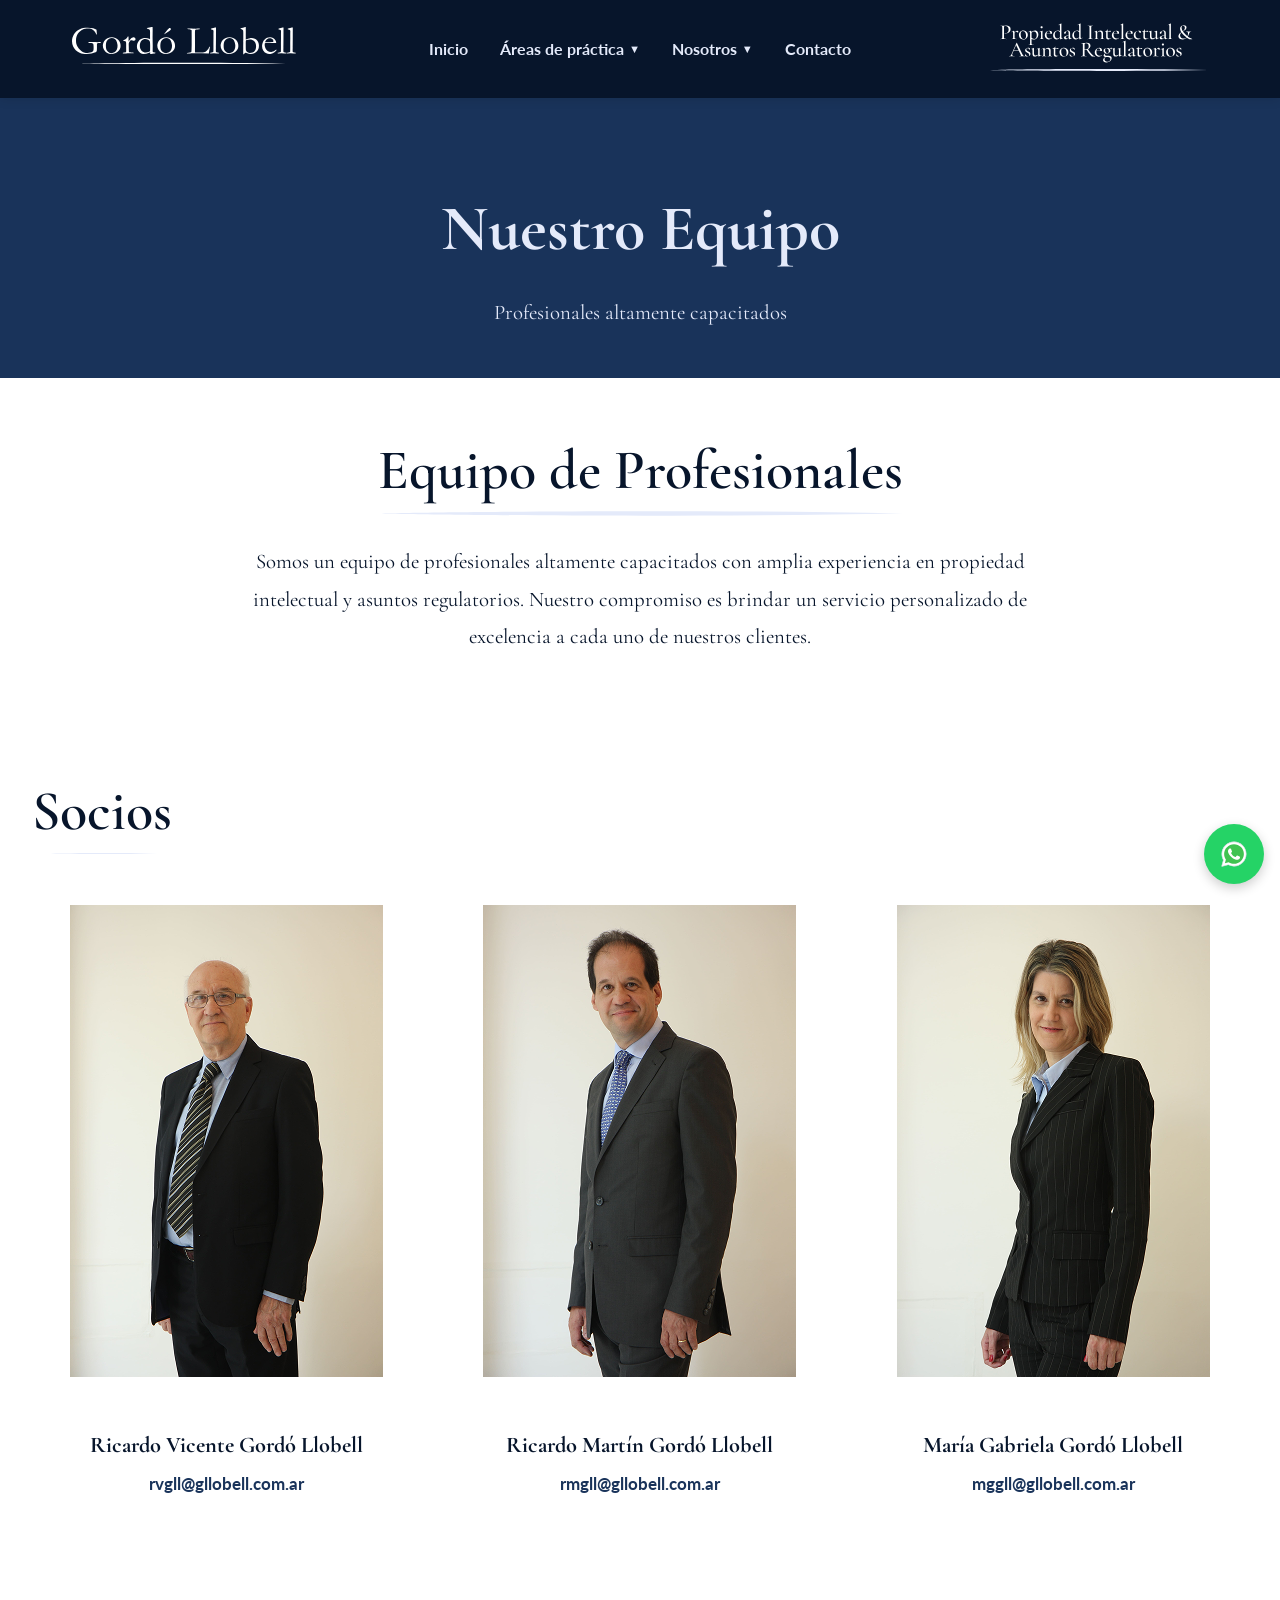
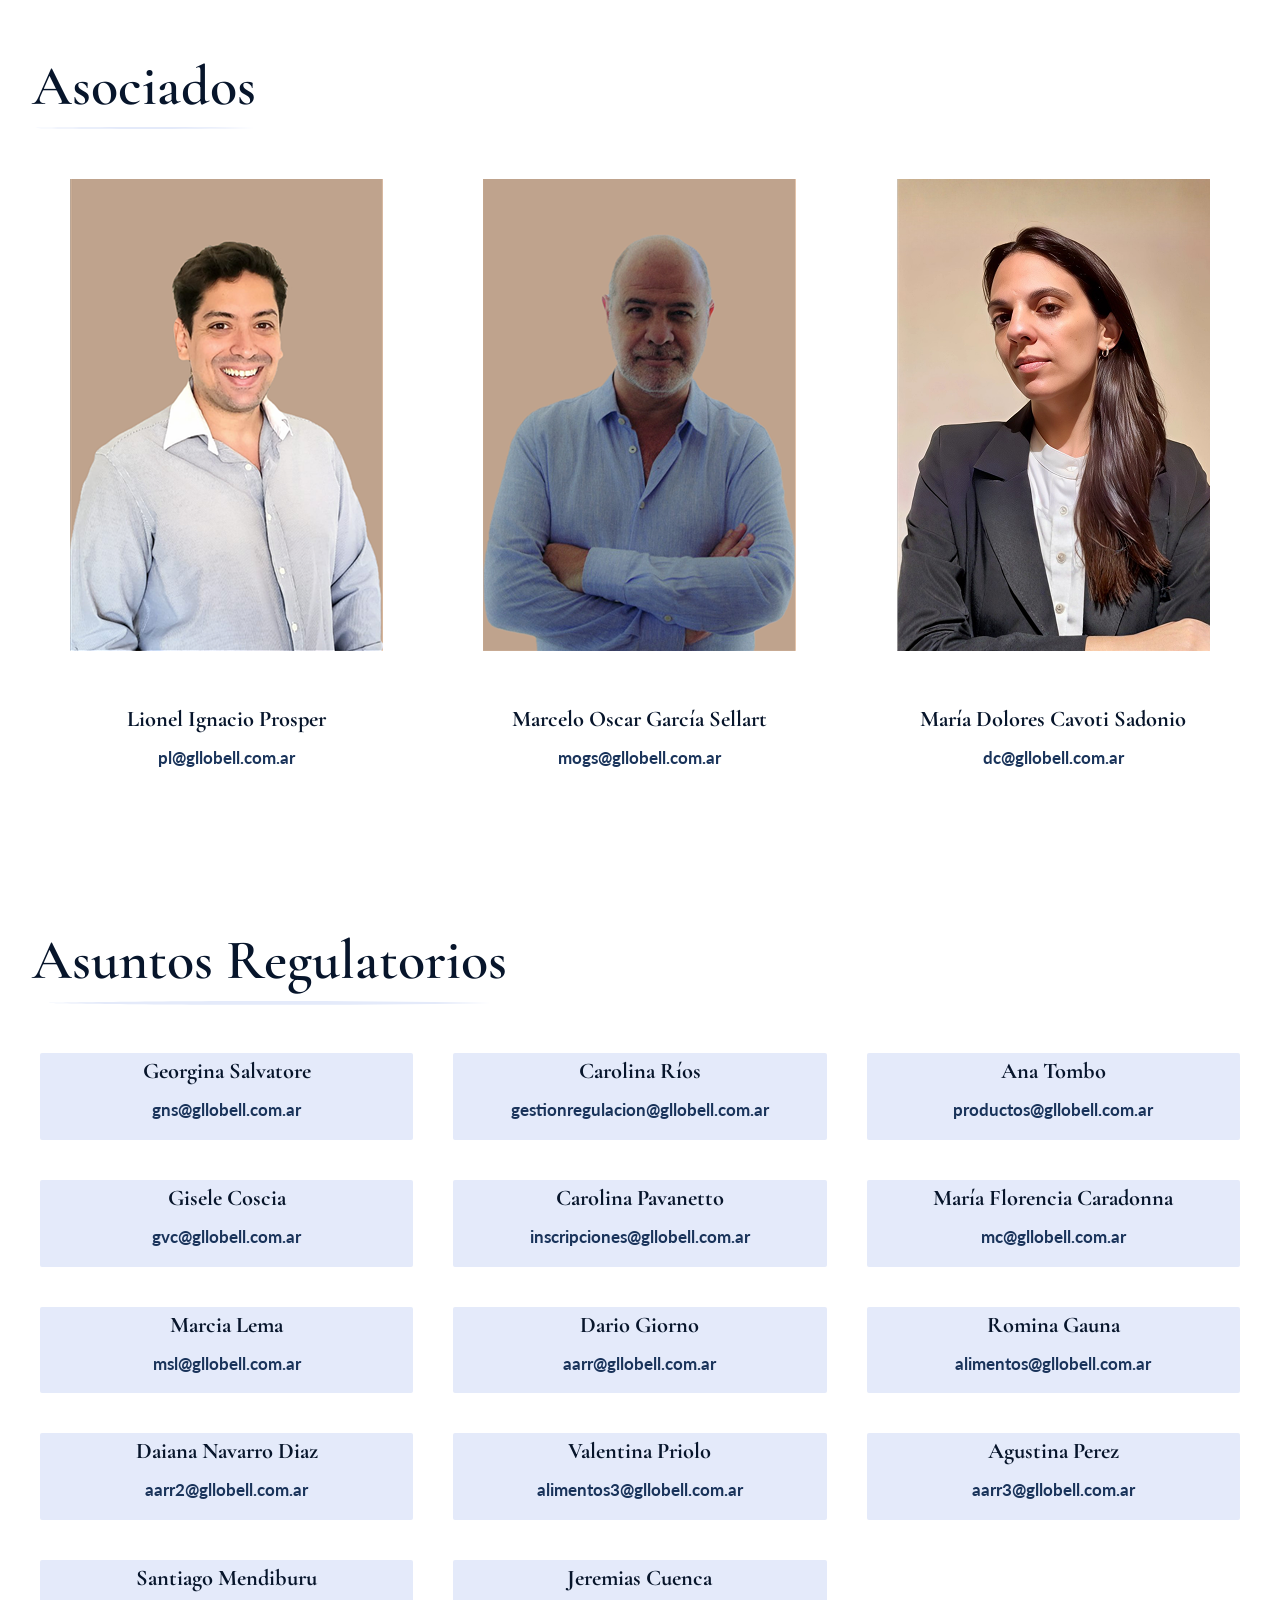
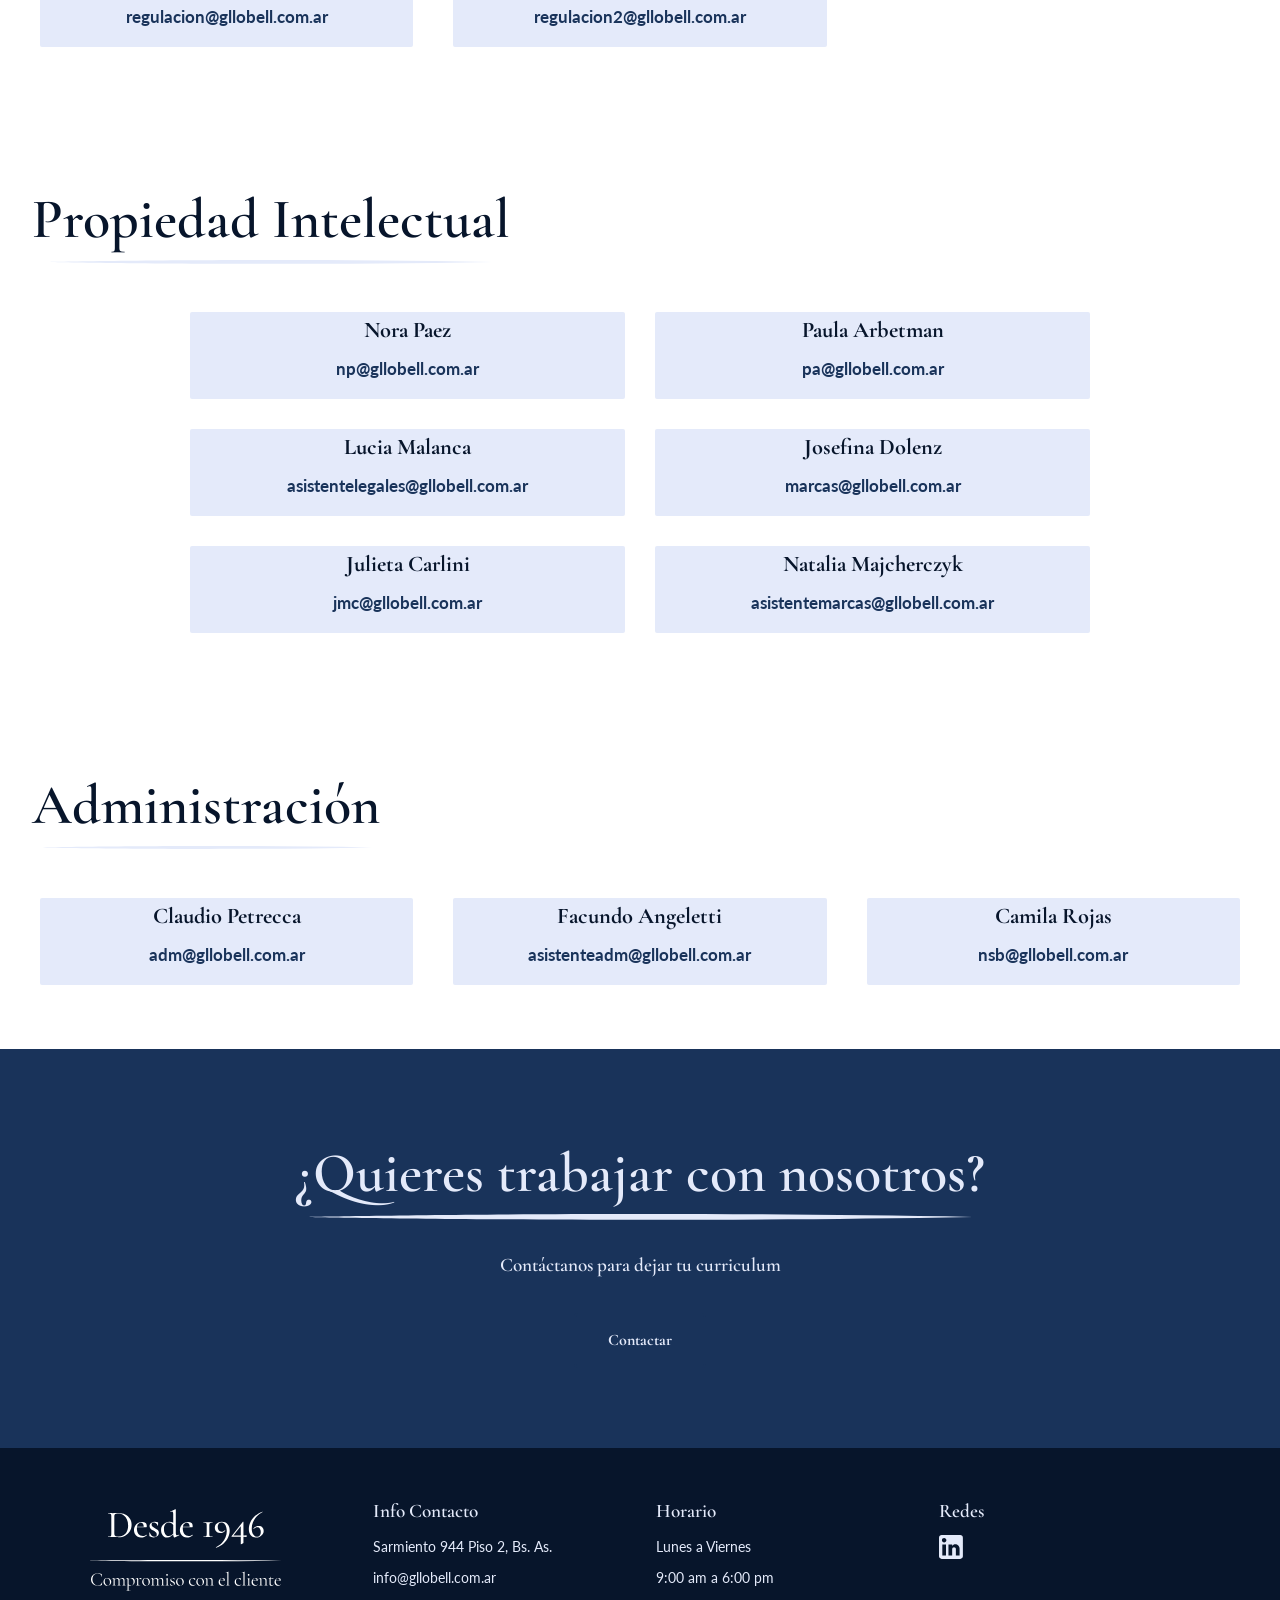
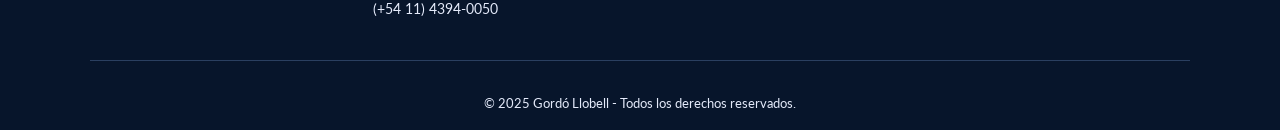
<file: nosotros-equipo.html>
<!DOCTYPE html>
<html lang="es">
<head>
  <meta charset="UTF-8" />
  <meta name="viewport" content="width=device-width, initial-scale=1.0" />
  <title>Gordó Llobell | Propiedad Intelectual & Asuntos Regulatorios</title>
  <meta name="description" content="Estudio jurídico especializado en propiedad intelectual y asuntos regulatorios. Asesoramiento en marcas, patentes y derechos de autor desde 1946.">
  <link rel="stylesheet" href="styles.css" />
  <link rel="preconnect" href="https://fonts.googleapis.com">
  <link rel="preconnect" href="https://fonts.gstatic.com" crossorigin>
  <link href="https://fonts.googleapis.com/css2?family=Cormorant+Garamond:wght@400;500;600;700&family=Lato:wght@300;400;700&display=swap" rel="stylesheet">
  <script src="script.js"></script>
</head>
<body>

  <nav class="navbar">
    <div class="navbar-container">
      <a href="index.html" class="logo-link" aria-label="Ir al inicio">
        <img src="recursos/Logo Gll.svg" alt="Logo Gordó Llobell">
      </a>
      <button class="menu-toggle" aria-label="Abrir menú">
        <span class="hamburger"></span>
      </button>
      <div class="menu-wrapper">
        <ul class="menu">
          <li><a href="index.html">Inicio</a></li>
          <li class="dropdown">
            <a href="#" class="dropdown-toggle">Áreas de práctica <span class="arrow">▼</span></a>
            <ul class="dropdown-menu">
              <li><a href="areas-propiedad-intelectual.html">Propiedad Intelectual</a></li>
              <li><a href="areas-asuntos-regulatorios.html">Asuntos Regulatorios</a></li>
            </ul>
          </li>
          <li class="dropdown">
            <a href="#" class="dropdown-toggle">Nosotros <span class="arrow">▼</span></a>
            <ul class="dropdown-menu">
              <li><a href="nosotros-historia.html">Historia</a></li>
              <li><a href="nosotros-equipo.html">Equipo</a></li>
            </ul>
          </li>
          <li><a href="contacto.html">Contacto</a></li>
        </ul>
      </div>
      <img class="secondary-logo" src="recursos/Logo PI AARR.svg">
    </div>
  </nav>

  <header class="page-header animate-on-scroll">
    <div class="page-header-content">
      <h1>Nuestro Equipo</h1>
      <p>Profesionales altamente capacitados</p>
    </div>
  </header>
  
  <main>
    <section class="intro-section animate-on-scroll">
      <div class="intro-content">
        <h2>Equipo de Profesionales</h2>
        <p>
          Somos un equipo de profesionales altamente capacitados con amplia experiencia en propiedad intelectual y asuntos regulatorios. Nuestro compromiso es brindar un servicio personalizado de excelencia a cada uno de nuestros clientes.
        </p>
      </div>
    </section>

    <section class="team-section animate-on-scroll">
      <h2>Socios</h2>
      <div class="team-grid">
        <div class="team-member">
          <div class=" member-photo">
            <img src="recursos/imagenes equipo/RICARDO IMG.png">
          </div>
          <h3>Ricardo Vicente Gordó Llobell</h3>
          <p class="member-title">rvgll@gllobell.com.ar</p>
        </div>

        <div class="team-member">
          <div class=" member-photo">
            <img src="recursos/imagenes equipo/RICKY IMG.png">
          </div>
          <h3>Ricardo Martín Gordó Llobell</h3>
          <p class="member-title">rmgll@gllobell.com.ar</p>
        </div>

        <div class="team-member">
          <div class=" member-photo">
            <img src="recursos/imagenes equipo/MARIA IMG.png">
          </div>
          <h3>María Gabriela Gordó Llobell</h3>
          <p class="member-title">mggll@gllobell.com.ar</p>
        </div>
      </div>
    </section>
    <section class="team-section animate-on-scroll">
      <h2>Asociados</h2>
      <div class="team-grid">
          <div class="team-member">
            <div class="member-photo">
              <img src="recursos/imagenes equipo/LIONEL IMG.png">
            </div>
            <h3>Lionel Ignacio Prosper</h3>
            <p class="member-title">pl@gllobell.com.ar</p>
          </div>

          <div class="team-member">
            <div class="member-photo">
              <img src="recursos/imagenes equipo/MARCELO IMG.png">
            </div>
            <h3>Marcelo Oscar García Sellart</h3>
            <p class="member-title">mogs@gllobell.com.ar</p>
          </div>

          <div class="team-member">
            <div class="member-photo">
              <img src="recursos/imagenes equipo/DOLORES IMG.png">
            </div>
            <h3>María Dolores Cavoti Sadonio</h3>
            <p class="member-title">dc@gllobell.com.ar</p>
          </div>
      </div>
    </section>
    <section class="team-section animate-on-scroll">
      <h2>Asuntos Regulatorios</h2>
      <div class="team-grid">
          <div class="team-member team-classic" >
            <h3>Georgina Salvatore</h3>
            <p class="member-title">gns@gllobell.com.ar</p>
          </div>

          <div class="team-member team-classic">
            <h3>Carolina Ríos</h3>
            <p class="member-title">gestionregulacion@gllobell.com.ar</p>
          </div>

          <div class="team-member team-classic">
            <h3>Ana Tombo</h3>
            <p class="member-title">productos@gllobell.com.ar</p>
          </div>

          <div class="team-member team-classic">
            <h3>Gisele Coscia</h3>
            <p class="member-title">gvc@gllobell.com.ar</p>
          </div>

          <div class="team-member team-classic">
            <h3>Carolina Pavanetto</h3>
            <p class="member-title">inscripciones@gllobell.com.ar</p>
          </div>

          <div class="team-member team-classic">
            <h3>María Florencia Caradonna</h3>
            <p class="member-title">mc@gllobell.com.ar</p>
          </div>

          <div class="team-member team-classic">
            <h3>Marcia Lema</h3>
            <p class="member-title">msl@gllobell.com.ar</p>
          </div>

          <div class="team-member team-classic">
            <h3>Dario Giorno</h3>
            <p class="member-title">aarr@gllobell.com.ar</p>
          </div>

          <div class="team-member team-classic">
            <h3>Romina Gauna</h3>
            <p class="member-title">alimentos@gllobell.com.ar</p>
          </div>

          <div class="team-member team-classic">
            <h3>Daiana Navarro Diaz</h3>
            <p class="member-title">aarr2@gllobell.com.ar</p>
          </div>

          <div class="team-member team-classic">
            <h3>Valentina Priolo</h3>
            <p class="member-title">alimentos3@gllobell.com.ar</p>
          </div>

          <div class="team-member team-classic">
            <h3>Agustina Perez</h3>
            <p class="member-title">aarr3@gllobell.com.ar</p>
          </div>

          <div class="team-member team-classic">
            <h3>Santiago Mendiburu</h3>
            <p class="member-title">regulacion@gllobell.com.ar</p>
          </div>

          <div class="team-member team-classic">
            <h3>Jeremias Cuenca</h3>
            <p class="member-title">regulacion2@gllobell.com.ar</p>
          </div>

      </div>
    </section>

    <section class="team-section animate-on-scroll">
      <h2>Propiedad Intelectual</h2>
      <div class="team-grid marcas-grid">
          <div class="team-member team-classic">
            <h3>Nora Paez</h3>
            <p class="member-title">np@gllobell.com.ar</p>
          </div>

          <div class="team-member team-classic">
            <h3>Paula Arbetman</h3>
            <p class="member-title">pa@gllobell.com.ar</p>
          </div>

          <div class="team-member team-classic">
            <h3>Lucia Malanca</h3>
            <p class="member-title">asistentelegales@gllobell.com.ar</p>
          </div>

          <div class="team-member team-classic">
            <h3>Josefina Dolenz</h3>
            <p class="member-title">marcas@gllobell.com.ar</p>
          </div>

          <div class="team-member team-classic">
            <h3>Julieta Carlini</h3>
            <p class="member-title">jmc@gllobell.com.ar</p>
          </div>

          <div class="team-member team-classic" >
            <h3>Natalia Majcherczyk</h3>
            <p class="member-title">asistentemarcas@gllobell.com.ar</p>
          </div>
      </div>
    </section>

    <section class="team-section animate-on-scroll">
      <h2>Administración</h2>
      <div class="team-grid">
          <div class="team-member team-classic" >
            <h3>Claudio Petrecca</h3>
            <p class="member-title">adm@gllobell.com.ar</p>
          </div>

          <div class="team-member team-classic">
            <h3>Facundo Angeletti</h3>
            <p class="member-title">asistenteadm@gllobell.com.ar</p>
          </div>

          <div class="team-member team-classic">
            <h3>Camila Rojas</h3>
            <p class="member-title">nsb@gllobell.com.ar</p>
          </div>
      </div>
    </section>
    
    <section class="cta-section animate-on-scroll">
      <h2>¿Quieres trabajar con nosotros?</h2>
      <p>Contáctanos para dejar tu curriculum</p>
      <a href="https://mail.google.com/mail/?view=cm&fs=1&to=adm@gllobell.com.ar&su=Postulación%20laboral&body=Adjunto%20mi%20CV" target="_blank" 
          class="btn" id="btn-cv">Contactar
      </a>
    </section>

  </main>
  <footer>
    <div class="footer-container">
      <div class="footer-col">
        <img src="recursos/Logo 1946.svg">
      </div>
      <div class="footer-col">
        <p><strong>Info Contacto</strong></p>
        <p>Sarmiento 944 Piso 2, Bs. As.</p>
        <p>info@gllobell.com.ar</p>
        <p>(+54 11) 4394-0050</p>
      </div>
      <div class="footer-col">
        <p><strong>Horario</strong></p>
        <p>Lunes a Viernes</p>
        <p>9:00 am a 6:00 pm</p>
      </div>
      <div class="footer-col">
        <p><strong>Redes</strong></p>
        <a href="https://www.linkedin.com/company/gord%C3%B3-llobel-asociados" target="_blank" rel="noopener" class="linkedin-icon" aria-label="Seguinos en Linkedin">
          <img src="recursos/linkedin-icon.svg" alt="linkedin">
        </a>
      </div>
    </div>
    <div class="footer-bottom">
      <p>© 2025 Gordó Llobell - Todos los derechos reservados.</p>
    </div>
  </footer>

  <a href="https://wa.me/5491131089060" target="_blank" rel="noopener" class="whatsapp-float" aria-label="Escribinos por WhatsApp">
    <img src="recursos/whatsapp-icon.svg" alt="WhatsApp">
  </a>
<script>
  const btn = document.getElementById("btn-cv");

  const mailtoLink =
    "mailto:adm@gllobell.com.ar" +
    "?subject=Postulación laboral" +
    "&body=Hola,%0D%0A%0D%0AAdjunto mi CV para su consideración.%0D%0A%0D%0ASaludos.";

  const gmailLink =
    "https://mail.google.com/mail/?view=cm&fs=1" +
    "&to=adm@gllobell.com.ar" +
    "&su=Postulación%20laboral" +
    "&body=Adjunto%20mi%20CV%20para%20su%20consideración.";

  const isMobile = /Android|iPhone|iPad|iPod/i.test(navigator.userAgent);

  btn.href = isMobile ? mailtoLink : gmailLink;
</script>
</body>
</html>
</file>
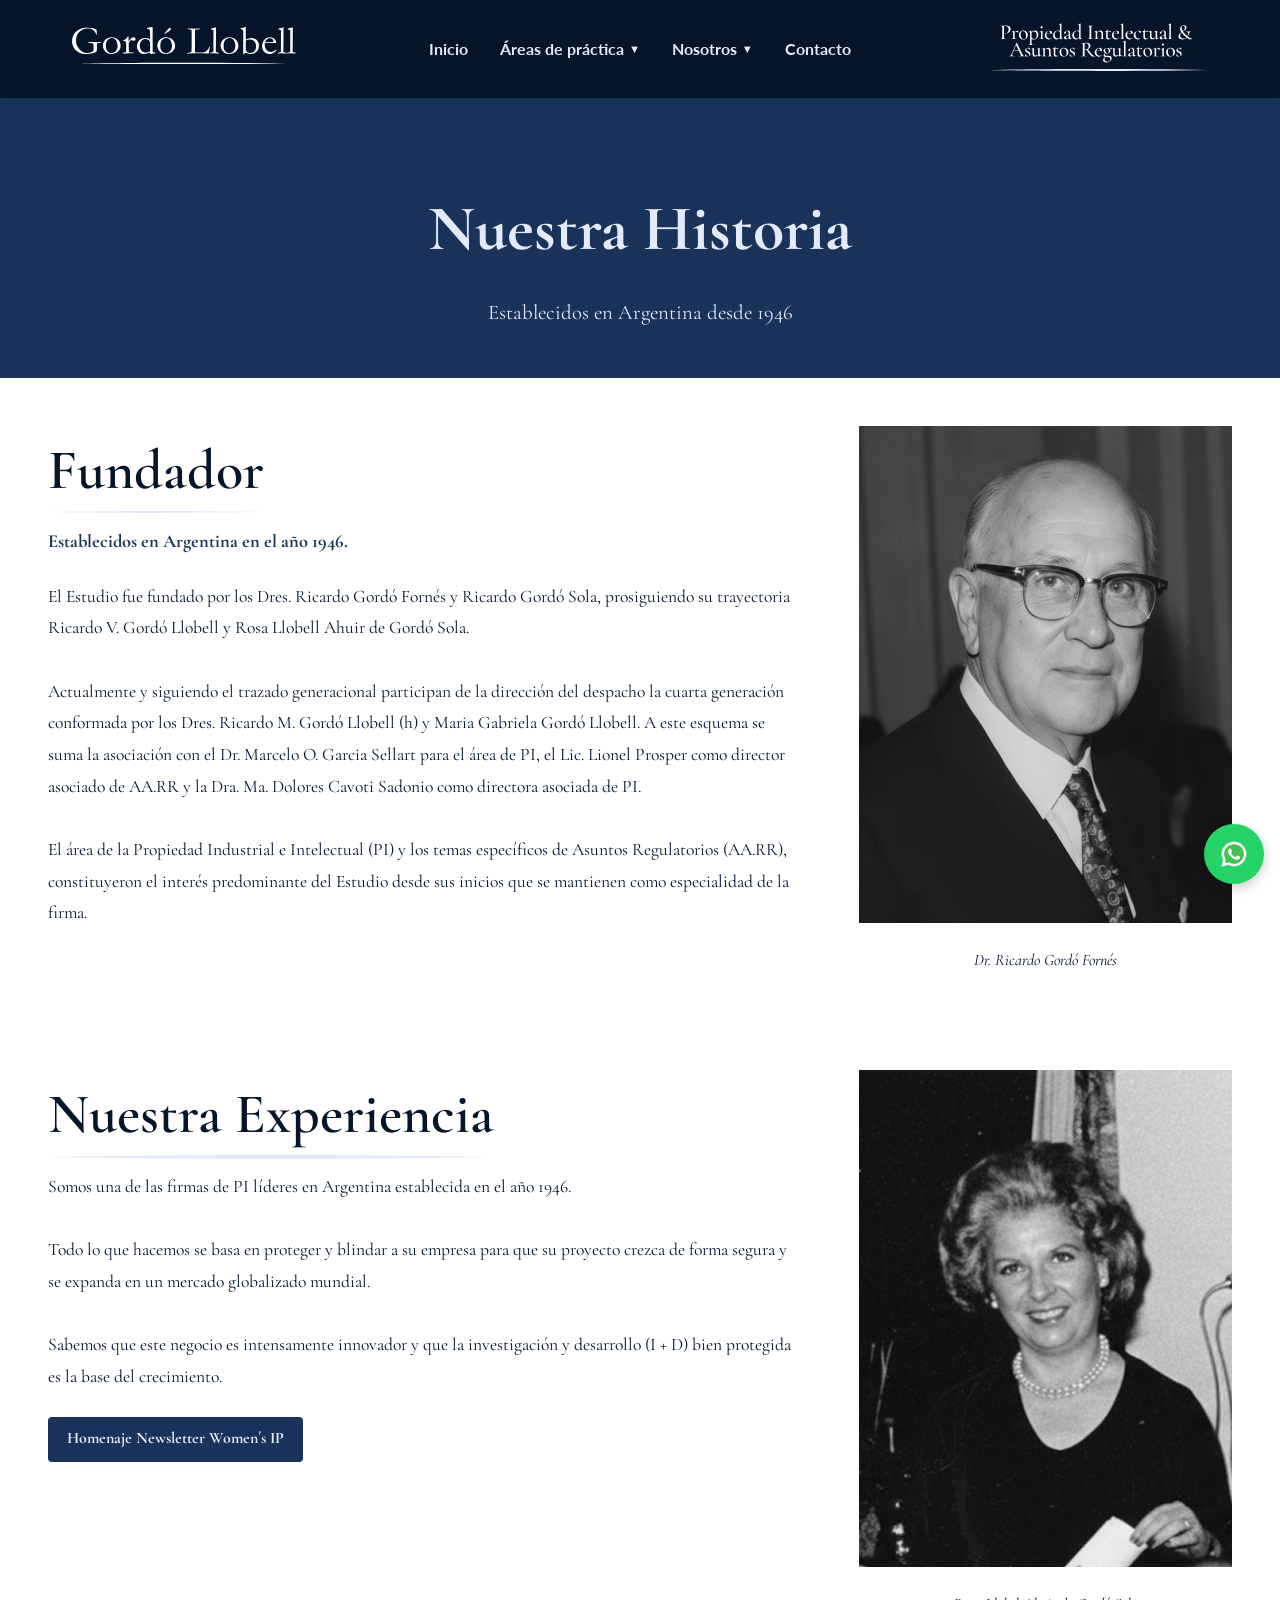
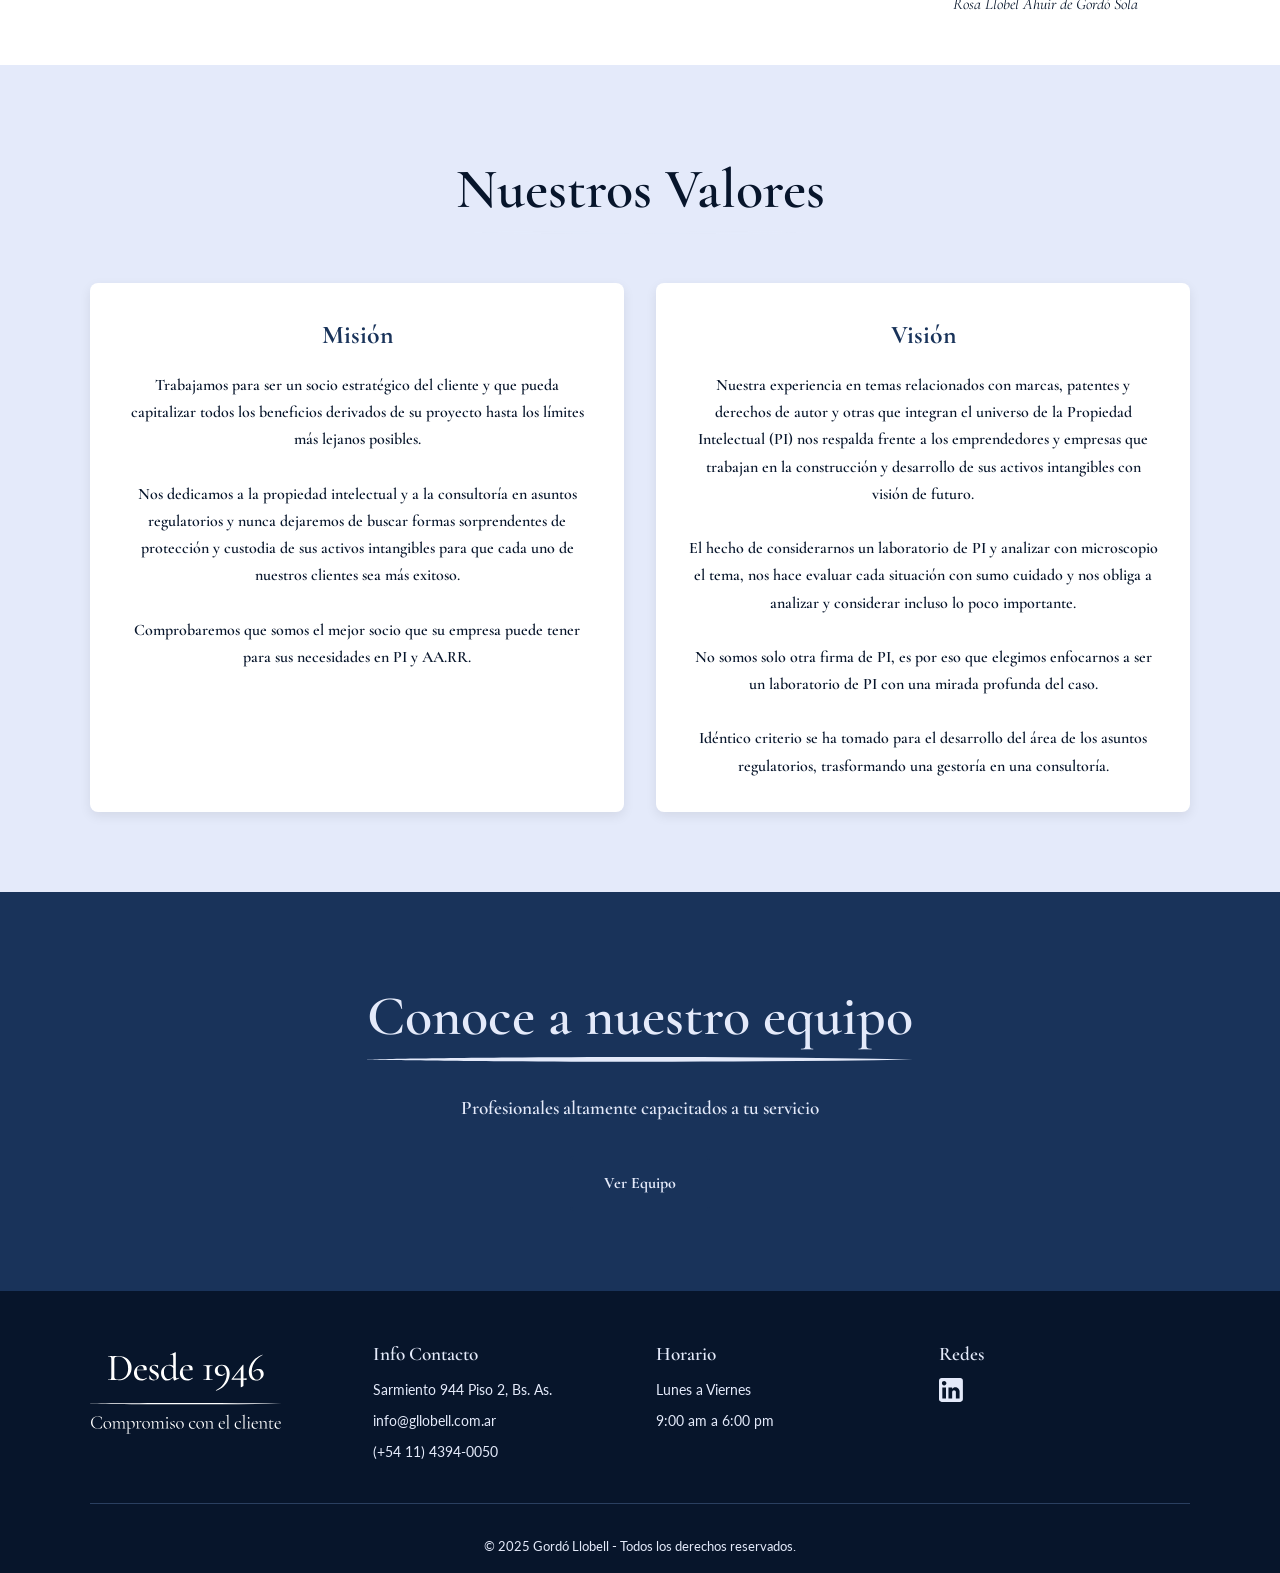
<file: nosotros-historia.html>
<!DOCTYPE html>
<html lang="es">
<head>
  <meta charset="UTF-8" />
  <meta name="viewport" content="width=device-width, initial-scale=1.0" />
  <title>Gordó Llobell | Propiedad Intelectual & Asuntos Regulatorios</title>
  <meta name="description" content="Estudio jurídico especializado en propiedad intelectual y asuntos regulatorios. Asesoramiento en marcas, patentes y derechos de autor desde 1946.">
  <link rel="stylesheet" href="styles.css" />
  <link rel="preconnect" href="https://fonts.googleapis.com">
  <link rel="preconnect" href="https://fonts.gstatic.com" crossorigin>
  <link href="https://fonts.googleapis.com/css2?family=Cormorant+Garamond:wght@400;500;600;700&family=Lato:wght@300;400;700&display=swap" rel="stylesheet">
  <script src="script.js"></script>
</head>
<body>

  <nav class="navbar">
    <div class="navbar-container">
      <a href="index.html" class="logo-link" aria-label="Ir al inicio">
        <img src="recursos/Logo Gll.svg" alt="Logo Gordó Llobell">
      </a>
      <button class="menu-toggle" aria-label="Abrir menú">
        <span class="hamburger"></span>
      </button>
      <div class="menu-wrapper">
        <ul class="menu">
          <li><a href="index.html">Inicio</a></li>
          <li class="dropdown">
            <a href="#" class="dropdown-toggle">Áreas de práctica <span class="arrow">▼</span></a>
            <ul class="dropdown-menu">
              <li><a href="areas-propiedad-intelectual.html">Propiedad Intelectual</a></li>
              <li><a href="areas-asuntos-regulatorios.html">Asuntos Regulatorios</a></li>
            </ul>
          </li>
          <li class="dropdown">
            <a href="#" class="dropdown-toggle">Nosotros <span class="arrow">▼</span></a>
            <ul class="dropdown-menu">
              <li><a href="nosotros-historia.html">Historia</a></li>
              <li><a href="nosotros-equipo.html">Equipo</a></li>
            </ul>
          </li>
          <li><a href="contacto.html">Contacto</a></li>
        </ul>
      </div>
      <img class="secondary-logo" src="recursos/Logo PI AARR.svg">
    </div>
  </nav>

   <header class="page-header animate-on-scroll">
    <div class="page-header-content">
      <h1>Nuestra Historia</h1>
      <p>Establecidos en Argentina desde 1946</p>
    </div>
  </header>

 <main>
    <section class="fundador animate-on-scroll" id="nosotros">
      <div class="fundador-text">
        <h2>Fundador</h2>
        <span>Establecidos en Argentina en el año 1946.</span> 
        <p>
          El Estudio fue fundado por los Dres. Ricardo Gordó Fornés y Ricardo Gordó Sola, prosiguiendo su trayectoria Ricardo V. Gordó Llobell y Rosa Llobell Ahuir de Gordó Sola.<br><br>
          Actualmente y siguiendo el trazado generacional participan de la dirección del despacho la cuarta generación conformada por los Dres. Ricardo M. Gordó Llobell (h) y Maria Gabriela Gordó Llobell.
          A este esquema se suma la asociación con el Dr. Marcelo O. Garcia Sellart para el área de PI, el Lic. Lionel Prosper como director asociado de AA.RR y la Dra. Ma. Dolores Cavoti Sadonio como directora asociada de PI.<br><br>
          El área de la Propiedad Industrial e Intelectual (PI) y los temas específicos de Asuntos Regulatorios (AA.RR), constituyeron el interés predominante del Estudio desde sus inicios que se mantienen como especialidad de la firma.
        </p>
      </div>
      <div class="fundador-img">
        <img class=" founder-image" src="recursos/Fundador img.png">
        <small>Dr. Ricardo Gordó Fornés</small>
      </div>
    </section>
    <section class="fundador animate-on-scroll" id="nosotros">
      <div class="fundador-text">
        <h2>Nuestra Experiencia</h2>
        <p>
          Somos una de las firmas de PI líderes en Argentina establecida en el año 1946.<br><br>
          Todo lo que hacemos se basa en proteger y blindar a su empresa para que su proyecto crezca de forma segura y se expanda en un mercado globalizado mundial.<br><br>
          Sabemos que este negocio es intensamente innovador y que la investigación y desarrollo (I + D) bien protegida es la base del crecimiento.
        </p>
        <a href="https://gllobell.com.ar/home/Newsletter_Final_ip_woman.pdf" class="btn-small">Homenaje Newsletter Women´s IP</a>
      </div>
      <div class="fundador-img">
        <img class=" founder-image" src="recursos/Rosa Gll.png">
        <small>Rosa Llobel Ahuir de Gordó Sola</small>
      </div>
    </section>
    <section class="valores-section animate-on-scroll">
      <h2>Nuestros Valores</h2>
      <div class="valores-grid">
        <div class="valor-card">
          <h3>Misión</h3>
          <p>Trabajamos para ser un socio estratégico del cliente y que pueda  capitalizar todos los beneficios derivados de su proyecto hasta los límites más lejanos posibles.<br><br> 
             Nos dedicamos a la propiedad intelectual y a la consultoría en asuntos regulatorios y nunca dejaremos de buscar formas sorprendentes de protección y custodia de sus activos 
             intangibles para que cada uno de nuestros clientes sea más exitoso.<br><br>
             Comprobaremos que somos el mejor socio que su empresa puede tener para sus necesidades en PI y  AA.RR.
          </p>
        </div>
        <div class="valor-card">
          <h3>Visión</h3>
          <p>Nuestra experiencia en temas relacionados con marcas, patentes y derechos de autor y otras que integran el universo de la Propiedad Intelectual (PI) nos respalda frente a 
            los emprendedores y empresas que trabajan en la construcción y desarrollo de sus activos intangibles con visión de futuro.<br><br>
            El hecho de considerarnos un laboratorio de PI y analizar con microscopio el tema, nos hace evaluar cada situación con sumo cuidado y nos obliga a analizar y considerar incluso lo poco importante.<br><br>
            No somos solo otra firma de PI, es por eso que elegimos enfocarnos a ser un laboratorio de PI con una mirada profunda del caso.<br><br>
            Idéntico criterio se ha tomado para el desarrollo del área de los asuntos regulatorios, trasformando una gestoría en una consultoría.
          </p>
        </div>
      </div>
    </section>

    <section class="cta-section animate-on-scroll">
      <h2>Conoce a nuestro equipo</h2>
      <p>Profesionales altamente capacitados a tu servicio</p>
      <a href="nosotros-equipo.html" class="btn">Ver Equipo</a>
    </section>
 </main>
  <footer>
    <div class="footer-container">
      <div class="footer-col">
        <img src="recursos/Logo 1946.svg">
      </div>
      <div class="footer-col">
        <p><strong>Info Contacto</strong></p>
        <p>Sarmiento 944 Piso 2, Bs. As.</p>
        <p>info@gllobell.com.ar</p>
        <p>(+54 11) 4394-0050</p>
      </div>
      <div class="footer-col">
        <p><strong>Horario</strong></p>
        <p>Lunes a Viernes</p>
        <p>9:00 am a 6:00 pm</p>
      </div>
      <div class="footer-col">
        <p><strong>Redes</strong></p>
        <a href="https://www.linkedin.com/company/gord%C3%B3-llobel-asociados" target="_blank" rel="noopener" class="linkedin-icon" aria-label="Seguinos en Linkedin">
          <img src="recursos/linkedin-icon.svg" alt="linkedin">
        </a>
      </div>
    </div>
    <div class="footer-bottom">
      <p>© 2025 Gordó Llobell - Todos los derechos reservados.</p>
    </div>
  </footer>

  <a href="https://wa.me/5491131089060" target="_blank" rel="noopener" class="whatsapp-float" aria-label="Escribinos por WhatsApp">
    <img src="recursos/whatsapp-icon.svg" alt="WhatsApp">
  </a>

</body>
</html>
</file>
<file: styles.css>
:root {
  --primary-dark: #07152b;
  --primary-medium: #19335A;
  --primary-light: #e4eafa;
  --text-light: #e4eafa;
  --text-dark: #07152b;
  --text-serif: 'Cormorant Garamond', serif;
  --text-sans: 'Lato', sans-serif;
}

*, *::before, *::after {
  box-sizing: border-box;
  margin: 0;
  padding: 0;
}

html {
  scroll-behavior: smooth;
}

body {
  font-family: var(--text-sans);
  background: #fff;
  color: var(--text-dark);
  line-height: 1.6;
}

/* --- Placeholder Styles --- */
.logo-placeholder, .image-placeholder {
  background-color: var(--primary-dark);
  color: #fff;
  display: flex;
  align-items: center;
  justify-content: center;
  font-size: 1rem;
  font-weight: bold;
  text-align: center;
}



/* --- Typography & Buttons --- */
h1 {
  font-family: var(--text-serif);
  font-size: clamp(2.5rem, 6vw, 4rem);
  font-weight: 700;
  margin-bottom: 1rem;
}

h2 {
  font-family: var(--text-serif);
  font-size: clamp(2rem, 5vw, 3.5rem);
  font-weight: 600;
  margin-bottom: 0.75rem;
  position: relative;
  display: inline-block;
}

h2::after {
  content: "";
  position: absolute;
  left: 0;
  bottom: -1vh; 
  width: 100%;
  height: 1.5vh; /* altura del SVG */
  background-image: url('recursos/subrayado.svg');
  background-repeat: no-repeat;
  background-size: contain;
  color: var(--primary-light);
}

h3 {
  font-family: var(--text-serif);
  font-weight: 700;
  margin-bottom: 1rem;
  font-size: clamp(1.5rem, 4vw, 2.5rem);
}

.btn {
  display: inline-block;
  padding: 0.8rem 2rem;
  background: var(--primary-medium);
  color: var(--text-light);
  border: 2px solid var(--primary-medium);
  text-decoration: none;
  font-weight: bold;
  border-radius: 4px;
  transition: background-color 0.3s ease, color 0.3s ease;
  cursor: pointer;
  font-size: 1rem;
}

.btn:hover {
  background-color: #e4eafa;
  color: var(--primary-medium);
  transform: translateY(-2px);
  box-shadow: 0 4px 12px rgba(0,0,0,0.15);
}

.hero .btn:hover {
  background-color: var(--text-light);
  color: var(--primary-dark);
  border-color: var(--text-light);
}

.btn-small {
  display: inline-block;
  padding: 0.6rem 1.2rem;
  background: var(--primary-medium);
  color: var(--text-light);
  text-decoration: none;
  border-radius: 4px;
  font-weight: bold;
  transition: transform 0.3s ease;
  font-size: 1rem;
}

.btn-small:hover {
  transform: translateY(-3px);
  box-shadow: 0 6px 15px rgba(0,0,0,0.2);
}

/* --- Navbar --- */
.navbar {
  background: var(--primary-dark);
  color: var(--text-light);
  padding: 1rem 0;
  position: sticky;
  top: 0;
  z-index: 1000;
  width: 100%;
  box-shadow: 0 2px 10px rgba(0,0,0,0.1);
}

.navbar img {
  width:14rem;
}

.navbar-container {
  display: flex;
  justify-content: space-between;
  align-items: center;
  max-width: 1200px;
  margin: 0 auto;
  padding: 0 2rem;
}

.menu {
  list-style: none;
  display: flex;
  gap: 2rem;
  align-items: center;
}

.menu a {
  color: var(--text-light);
  text-decoration: none;
  font-size: 1rem;
  font-weight: bold;
  position: relative;
  padding: 0.5rem 0;
  transition: color 0.3s ease;
}

.menu > li > a::after {
  content: '';
  position: absolute;
  bottom: 0;
  left: 0;
  width: 0;
  height: 2px;
  background-color: var(--text-light);
  transition: width 0.3s ease;
}

.menu > li > a:hover::after {
  width: 100%;
}

/* Dropdown Menu */
.dropdown {
  position: relative;
}

.dropdown-toggle {
  cursor: pointer;
  display: flex;
  align-items: center;
  gap: 0.3rem;
}

.arrow {
  font-size: 0.7rem;
  transition: transform 0.3s ease;
}

.dropdown:hover .arrow {
  transform: rotate(180deg);
}

.dropdown-menu {
  position: absolute;
  top: 100%;
  left: 0;
  background:var(--primary-dark);
  list-style: none;
  padding: 0.5rem 0;
  min-width: 220px;
  border-radius: 4px;
  box-shadow: 0 4px 12px rgba(0,0,0,0.4);
  opacity: 0;
  visibility: hidden;
  transform: translateY(-10px);
  transition: all 0.3s ease;
}

.dropdown:hover .dropdown-menu {
  opacity: 1;
  visibility: visible;
  transform: translateY(0);
}

.dropdown-menu li {
  padding: 0;
}

.dropdown-menu a {
  display: block;
  padding: 0.7rem 1.5rem;
  transition: background 0.3s ease;
}

.dropdown-menu a:hover {
  background: rgba(255,255,255,0.1);
}

.dropdown-menu a::after {
  display: none;
}

.menu-toggle {
  display: none;
  background: none;
  border: none;
  cursor: pointer;
}

.hamburger {
  display: block;
  width: 25px;
  height: 3px;
  background: white;
  position: relative;
  transition: background 0.3s ease;
}
.hamburger::before, .hamburger::after {
  content: '';
  position: absolute;
  width: 100%;
  height: 3px;
  background: white;
  left: 0;
  transition: transform 0.3s ease;
}
.hamburger::before { top: -8px; }
.hamburger::after { bottom: -8px; }

/* --- Hero Section --- */
.hero {
  background: linear-gradient(rgba(14, 26, 45, 0.8), rgba(14, 26, 45, 0.8)), url('recursos/obelisco\ av\ 9\ de\ julio.jpg') no-repeat center center/cover;
  color: var(--text-light);
  height: 85vh;
  display: flex;
  align-items: center;
  justify-content: center;
  text-align: center;
  padding: 2rem;
}


.hero img {
  width: 25rem;
  margin: 0 0 2rem;
}



.hero p {
  font-family: var(--text-serif);
  font-size: 1.2rem;
  line-height: 1.9;
  margin-bottom: 2rem;
}

/* --- Page Header --- */
.page-header {
  background-color: #19335A;
  color: var(--text-light);
  padding: 5rem 2rem 3rem;
  text-align: center;
}

.page-header-content h1 {
  color: var(--text-light);
}

.page-header-content p {
  font-family: var(--text-serif);
  font-size: 1.3rem;
  margin-top: 0.5rem;
}

/* --- Sections General --- */
section {
  padding: 3rem ;
  max-width: 80rem;
  margin: 0 auto;
}

/* --- Fundador Section --- */
.fundador {
  display: flex;
  gap: 4rem;
  align-items: flex-start;
}

.fundador-text {
  flex: 2;
  font-family: var(--text-serif);
}



.fundador-text span {
  font-weight: bold;
  font-size: 1.15rem;
  display: block;
  margin-bottom: 1.5rem;
  color: var(--primary-medium);
}

.fundador-text p {
  font-size: 1.1rem;
  line-height: 1.8;
  margin-bottom: 1.5rem;
}

.fundador-img {
  flex: 1;
  text-align: center;
}

.founder-image {
  width: 100%;
  aspect-ratio: 3 / 4;
  margin-bottom: 1rem;
}

.fundador-img small {
  font-family: var(--text-serif);
  font-style: italic;
  font-size: 1rem;
}
/* --- Desde Section --- */
.desde {
  display: flex;
  background: var(--primary-light);
  box-shadow: 0 10px 20px rgba(0,0,0,0.05);
  max-width: 1200px;
  padding: 0;
}

.desde-img {
  flex: 1;
  background: linear-gradient(rgba(14, 26, 45, 0.7), rgba(14, 26, 45, 0.7)), url('recursos/obelisco\ 1940.png') no-repeat center center/cover;  
  background-position: center;
  background-repeat: no-repeat;
  display: flex;
  justify-content: center;
  align-items: center;
  padding: 1rem 2rem;
  
}

.desde-logo {
  width: 15rem;       
  height: auto;      
  max-height: 10rem;   
  background-color: transparent;
  color: var(--text-light);
  object-fit: contain;
}

.desde-text {
  flex: 1.5;
  padding: 4rem;
  font-family: var(--text-serif);
  font-size: 1.15rem;
  line-height: 1.9;
  color: var(--primary-dark);
}

.desde-text ul {
  list-style-position: inside;
}

.desde-text li + li {
  margin-top: 2rem;
}

/* --- 80 años Section --- */
.logo-80{
  background: var(--primary-light);
  text-align: center;
  max-width: none;
  font-family: var(--text-serif);
}
.logo-80 img{
  width: 15rem;
}
.content-logo80{
  width: 100%;
}
.content-logo80 h3{
  color: var(--text-dark);
}
.content-logo80 p{
  color: var(--text-dark);
  font-size: 1.15rem;
  margin-left: 10%;
  margin-right: 10%;
  margin-bottom: 5%;
  font-weight: 500;
}
/* --- Areas Section --- */
.areas {
  text-align: center;
}
.card img{
  width: 4rem;
  padding-bottom: 1rem;
}
.cards {
  display: flex;
  justify-content: center;
  gap: 2rem;
  flex-wrap: wrap;
  margin-top: 5rem;
}

.card {
  background: #e4eafa;
  padding: 2.5rem 2rem;
  border-radius: 8px;
  width: 100%;
  max-width: 400px;
  text-align: center;
  transition: transform 0.3s ease, box-shadow 0.3s ease;
}

.card:hover {
  transform: translateY(-10px);
  box-shadow: 0 15px 30px rgba(0,0,0,0.1);
}

.card h3 {
  font-family: var(--text-serif);
  font-size: 1.8rem;
  font-weight:bold;
}

.card span {
  font-family: var(--text-serif);
  font-weight:600;
  display: block;
  margin: 0.5rem 0 1rem;
  color:var(--text-dark);
  font-size: 1.2rem;
}

.card p {
  font-family:var(--text-serif);
  font-size: 1.1rem;
  line-height: 1.7;
  margin-bottom: 1.5rem;
  font-weight: 500;
  color: var(--text-dark);
}

/* --- Valores Section --- */
.valores-section {
  background: var(--primary-light);
  padding: 5rem 2rem;
  text-align: center;
  max-width: none;
}

.valores-section h2 {
  margin-bottom: 3rem;
}

.valores-grid {
  display: grid;
  grid-template-columns: repeat(auto-fit, minmax(250px, 1fr));
  gap: 2rem;
  max-width: 1100px;
  margin: 0 auto;
}

.valor-card {
  background: white;
  padding: 2rem;
  border-radius: 8px;
  box-shadow: 0 4px 12px rgba(0,0,0,0.08);
  transition: all 0.3s ease;
}

.valor-card:hover {
  transform: translateY(-5px);
  box-shadow: 0 8px 20px rgba(0,0,0,0.12);
}

.valor-card h3 {
  font-size: 1.6rem;
  margin-bottom: 1rem;
  color: var(--primary-medium);
}

.valor-card p {
  font-size: 1rem;
  line-height: 1.7;
  font-family: var(--text-serif);
  font-weight: 600;  
}

/* --- Team Section --- */
.intro-section {
  text-align: center;
  padding: 3rem 2rem;
}

.intro-content {
  max-width: 800px;
  margin: 0 auto;
}

.intro-content p {
  font-size: 1.3rem;
  line-height: 1.8;
  margin-top: 1rem;
  font-family: var(--text-serif);
}

.team-section {
  padding: 4rem 2rem;
}

.team-section h2 {
  text-align: center;
  margin-bottom: 3rem;
}

.team-grid {
  display: grid;
  grid-template-columns: repeat(auto-fit, minmax(280px, 1fr));
  gap: 2.5rem;
  max-width: 1200px;
  margin: 0 auto;
}

.marcas-grid{
  display: grid;
  grid-template-columns: repeat(2, 1fr);
  gap: 30px;
  max-width: 900px;
  margin: 0 auto;

}
.team-member {
  text-align: center;
  transition: transform 0.3s ease;
  
}

.team-member:hover {
  transform: translateY(-8px);
}

.member-photo {
  width: 100%;
  aspect-ratio: 3 / 4;
  margin-bottom: 1.5rem;
  border-radius: 8px;
}

.team-member h3 {
  font-size: 1.4rem;
  margin-bottom: 0.5rem;
}

.member-title {
  font-weight: bold;
  color: var(--primary-medium);
  margin-bottom: 1rem;
  font-size: 1.05rem;
}

.member-bio {
  font-size: 0.95rem;
  line-height: 1.6;
  color: #555;
}
.team-classic{
  background-color: var(--primary-light);
  
  border-radius: 2px;
  width: 100%;
  text-align: center;
  transition: transform 0.3s ease, box-shadow 0.3s ease;
}
.team-classic:hover{
  transform: translateY(-10px);
  box-shadow: 0 15px 30px rgba(0,0,0,0.1);
}


/* --- Propiedad Intelectual Asuntos Regulatorios --- */
.service-card ul{
  list-style-type: none;
  padding-left: 0;
}

.service-card li{
  margin: 1rem 0rem 1rem;
  border-bottom: 2px solid var(--primary-light);
  font-family: var(--text-serif);
  color: var(--primary-dark);
  font-weight: 500;
}

.content-text{
  font-family: var(--text-serif);
  font-weight: 500;
}

.segundo-parrafo{
  margin-top: 1rem;
}

.service-card{
  margin-bottom: 3rem;
}

/* --- Contacto Section --- */
.contacto {
  background: var(--primary-medium);
  color: var(--text-light);
  text-align: center;
  max-width: none;
}

.contacto h2 {
  color: var(--text-light);
}

.contacto form {
  max-width: 60rem;
  margin: 2rem auto 0;
}

.form-row {
  display: flex;
  gap: 1rem;
  width: 100%;
}

.contacto input,
.contacto textarea {
  width: 100%;
  padding: 1rem;
  margin-bottom: 1rem;
  border: none;
  border-radius: 4px;
  font-family: var(--text-sans);
  font-size: 1rem;
}

.contacto button {
  margin-top: 1rem;
  width: 100%;
}

.contact-info-section {
  padding: 4rem 2rem;
  background: var(--primary-light);
  max-width: none;
}

.contact-info-grid {
  display: grid;
  grid-template-columns: repeat(auto-fit, minmax(250px, 1fr));
  gap: 2rem;
  max-width: 1100px;
  margin: 0 auto;
}

.contact-info-card {
  background: white;
  padding: 2rem;
  border-radius: 8px;
  text-align: center;
  box-shadow: 0 4px 12px rgba(0,0,0,0.08);
  transition: all 0.3s ease;
}

.contact-info-card:hover {
  transform: translateY(-5px);
  box-shadow: 0 8px 20px rgba(0,0,0,0.12);
}

.contact-icon {
  font-size: 2.5rem;
  margin-bottom: 1rem;
}

.contact-info-card h3 {
  font-size: 1.4rem;
  margin-bottom: 1rem;
  color: var(--primary-medium);
}

.contact-info-card p {
  font-size: 1rem;
  line-height: 1.6;
  margin-bottom: 0.3rem;
}

/* --- Contact Form alerts --- */
.error-message {
  color: red;
  font-size: 0.9rem;
  margin-top: 0.3rem;
  display: none; /* oculto por defecto */
}


/* --- Contact Form Section --- */
.contact-form-section {
  padding: 5rem 2rem;
}

.contact-form-wrapper {
  display: flex;
  gap: 4rem;
  max-width: 1100px;
  margin: 0 auto;
  align-items: flex-start;
}

.contact-form-text {
  flex: 1;
}

.contact-form-text h2 {
  margin-bottom: 1.5rem;
}

.contact-form-text p {
  font-size: 1.1rem;
  line-height: 1.8;
  margin-bottom: 2rem;
  font-family: var(--text-serif);
  font-weight: 500;
}

.contact-image {
  width: 100%;
}

.contact-form-container {
  flex: 1;
  background: var(--primary-light);
  padding: 2.5rem;
  border-radius: 8px;
  box-shadow: 0 4px 12px rgba(0,0,0,0.08);
  width: 100%;
}

.form-group {
  margin-bottom: 1.5rem;
}

.form-group label {
  display: block;
  font-weight: bold;
  margin-bottom: 0.5rem;
  color: var(--primary-dark);
}

.form-group input,
.form-group select,
.form-group textarea {
  width: 100%;
  padding: 0.9rem;
  border: 1px solid #ccc;
  border-radius: 4px;
  font-family: var(--text-sans);
  font-size: 1rem;
  transition: border-color 0.3s ease;
}

.form-group input:focus,
.form-group select:focus,
.form-group textarea:focus {
  outline: none;
  border-color: var(--primary-medium);
}

.form-group textarea {
  resize: vertical;
}

/* --- Map Section --- */
.map-section {
  padding: 4rem 2rem;
  text-align: center;
}

.map-section h2 {
  margin-bottom: 2rem;
}

.map-placeholder iframe{
  width: 100%;
  max-width: 95%;
  height: 30rem;
  margin: 0 auto;
  border-style: none;
}

/* --- CTA Section --- */
.cta-section {
  background: var(--primary-medium);
  color: var(--text-light);
  text-align: center;
  padding: 5rem 2rem;
  max-width: none;
  font-family: var(--text-serif);
  font-weight: 600;
}

.cta-section h2 {
  color: var(--text-light);
  margin-bottom: 2rem;
}

.cta-section p {
  font-size: 1.2rem;
  margin-bottom: 2rem;
}

/* --- WSP --- */

.whatsapp-float {
  position: fixed;
  bottom: 1rem;
  right: 1rem;
  z-index: 1000;
  width: 60px;
  height: 60px;
  background-color: #25D366;
  border-radius: 50%;
  box-shadow: 0 4px 12px rgba(0,0,0,0.2);
  display: flex;
  justify-content: center;
  align-items: center;
  transition: transform 0.3s ease;
}

.whatsapp-float:hover {
  transform: scale(1.1);
}

.whatsapp-float img {
  width: 30px;
  height: 30px;
}
/* Gracias section*/

.box {
  background: var(--primary-light);
  padding: 5rem 2rem;
  text-align: center;
  max-width: none;
}

.box span{
 font-size: 1.8rem;
}
.box img{
  width: 4rem;
  
}
.box p{
  font-family: var(--text-serif);
  font-size: 1.2rem;
  line-height: 1.9;
  margin-bottom: 2rem;
}

/* --- Footer --- */
footer {
  background: var(--primary-dark);
  color: var(--text-light);
  padding: 3rem 2rem 1rem;
  font-size: 0.9rem;
}

.footer-container {
  display: flex;
  flex-wrap: wrap;
  justify-content: space-between;
  gap: 2rem;
  max-width: 1100px;
  margin: 0 auto;
  padding-bottom: 2rem;
}

.footer-col img{
  width: 12rem;
}

.footer-col {
  flex: 1;
  min-width: 180px;
}

.footer-col p {
  margin-bottom: 0.5rem;
}

.footer-col strong {
  font-family: var(--text-serif);
  font-size: 1.2rem;
  font-weight: 600;
}

.footer-col a {
  color: var(--text-light);
  text-decoration: none;
  transition: opacity 0.3s ease;
}

.footer-col a:hover {
  opacity: 0.8;
}

.footer-bottom {
  text-align: center;
  padding-top: 2rem;
  border-top: 1px solid #2a3f60;
  max-width: 1100px;
  margin: 0 auto;
  font-size: 0.8rem;
}

.linkedin-icon img {
  width: 1.5rem;
  transition: transform 0.3s ease;
}

.linkedin-icon img:hover {
  width: 1.5rem;
   transform: scale(1.1);
}


/* --- Animations --- */
.animate-on-scroll {
  opacity: 0;
  transform: translateY(40px);
  transition: opacity 0.8s ease-out, transform 0.8s ease-out;
}

.animate-on-scroll.is-visible {
  opacity: 1;
  transform: translateY(0);
}

/* --- Responsive Design --- */
@media (max-width: 992px) {
  .navbar .secondary-logo { display: none; }
  .menu-wrapper {
    position: absolute;
    top: 100%;
    left: 0;
    width: 100%;
    background: var(--primary-dark);
    flex-direction: column;
    max-height: 0;
    overflow: hidden;
    transition: max-height 0.5s ease-in-out;
  }
  .menu-wrapper.open {
    max-height: 600px; /* Adjust as needed */
  }
  .menu {
    flex-direction: column;
    width: 100%;
    padding: 1rem 0;
    gap: 0;
  }
  .menu li {
    text-align: center;
    width: 100%;
  }
  .menu a {
    display: block;
    padding: 1rem;
  }

  .menu > li > a::after { display: none; }

  .dropdown-menu {
    position: static;
    opacity: 1;
    visibility: visible;
    transform: none;
    box-shadow: none;
    background: rgba(255,255,255,0.05);
    max-height: 0;
    overflow: hidden;
    transition: max-height 0.3s ease;
  }
  
  .dropdown.open .dropdown-menu {
    max-height: 300px;
  }
  
  .menu-toggle { display: block; }
  .menu-toggle.open .hamburger { background: transparent; }
  .menu-toggle.open .hamburger::before { transform: rotate(45deg) translate(5px, 6px); }
  .menu-toggle.open .hamburger::after { transform: rotate(-45deg) translate(5px, -6px); }


  .fundador { flex-direction: column; align-items: center; gap: 2rem; }
  .fundador-text { width: 100%; }
  .fundador-img { width: 70%; max-width: 350px; }
  
  .desde { flex-direction: column; }
  .desde-text { padding: 2rem; }

   .contact-form-wrapper {
    flex-direction: column;
  }
}

@media (max-width: 768px) {
  section { padding: 3rem 1.5rem; }
  h2 { font-size: 2rem; }
  .hero {
  min-height: 75vh;
  padding: 1rem 1rem;
  display: flex;
  flex-direction: column;
  justify-content: center;
  align-items: center;
  text-align: center;
}
.marcas-grid{
  grid-template-columns: 1fr;
}
  .hero-logo {  display: block; width:80vw;max-width: 280px;
  margin: 0 auto;
  align-items: center; }
  .hero p {
  font-size: 1rem;
  line-height: 1.6;
  max-width: 600px;
  margin: 2rem auto;
}
 .hero-content {
  width: 100%;
  max-width: 700px;
  padding: 1rem;
   display: flex;
  flex-direction: column;
  align-items: center;
  text-align: center;
  justify-content: center;
  padding: 2rem 1rem;
}
 .page-header {
    padding: 3rem 1.5rem 2rem;
  }

  .form-row { flex-direction: column; gap: 0; }

  .footer-container { flex-direction: column; text-align: center; }
}
</file>
